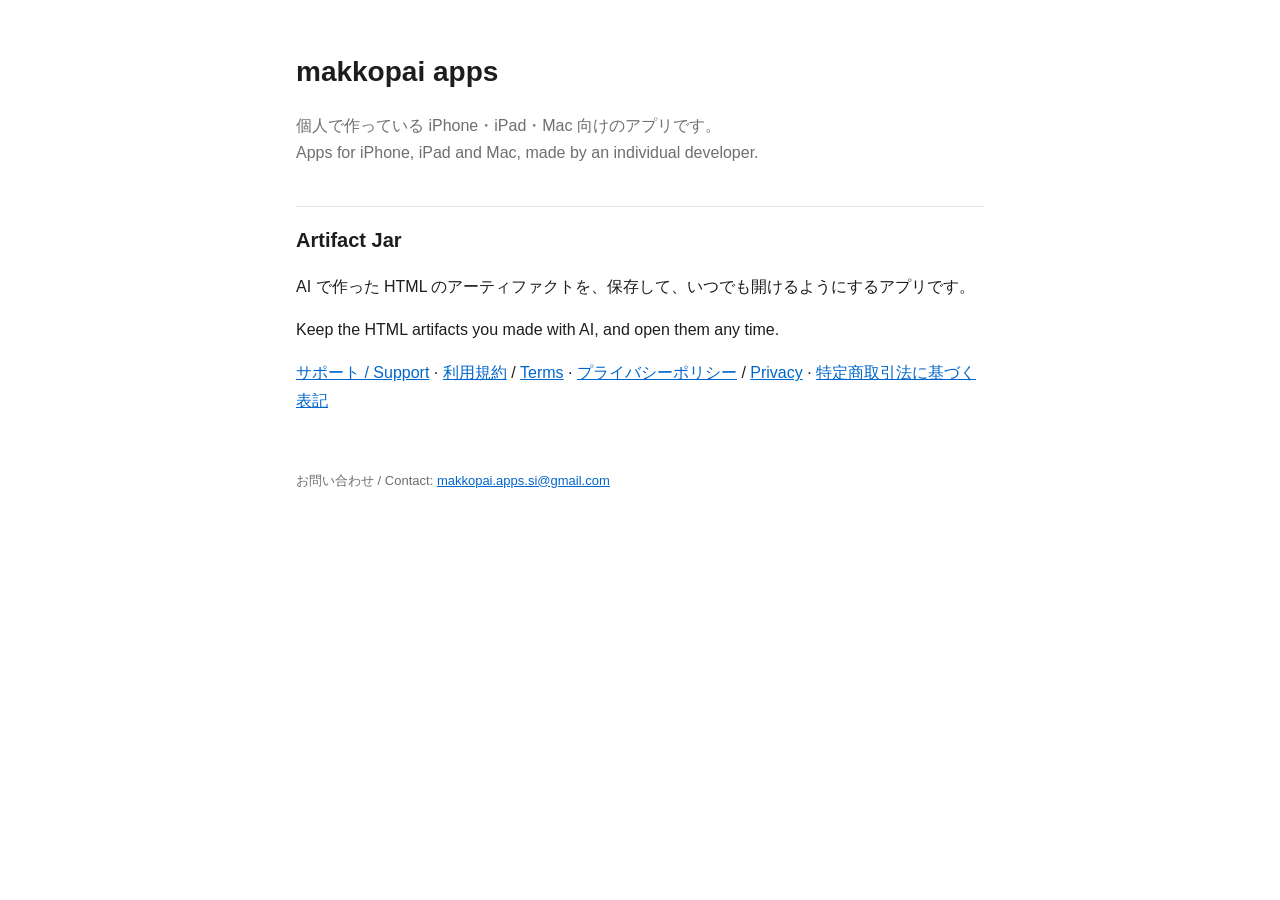
<file: index.html>
<!doctype html>
<html lang="ja">
<head>
<meta charset="utf-8">
<meta name="viewport" content="width=device-width, initial-scale=1">
<title>makkopai apps</title>
<link rel="stylesheet" href="/style.css">
</head>
<body>
<main>
<h1>makkopai apps</h1>
<p class="muted">個人で作っている iPhone・iPad・Mac 向けのアプリです。<br>Apps for iPhone, iPad and Mac, made by an individual developer.</p>

<h2>Artifact Jar</h2>
<p>AI で作った HTML のアーティファクトを、保存して、いつでも開けるようにするアプリです。</p>
<p>Keep the HTML artifacts you made with AI, and open them any time.</p>
<p><a href="/artifact-viewer/support.html">サポート / Support</a> · <a href="/artifact-viewer/terms.html">利用規約</a> / <a href="/artifact-viewer/terms-en.html">Terms</a> · <a href="/artifact-viewer/privacy.html">プライバシーポリシー</a> / <a href="/artifact-viewer/privacy-en.html">Privacy</a> · <a href="/artifact-viewer/tokushoho.html">特定商取引法に基づく表記</a></p>

<footer>お問い合わせ / Contact: <a href="mailto:makkopai.apps.si@gmail.com">makkopai.apps.si@gmail.com</a></footer>
</main>
</body>
</html>
</file>
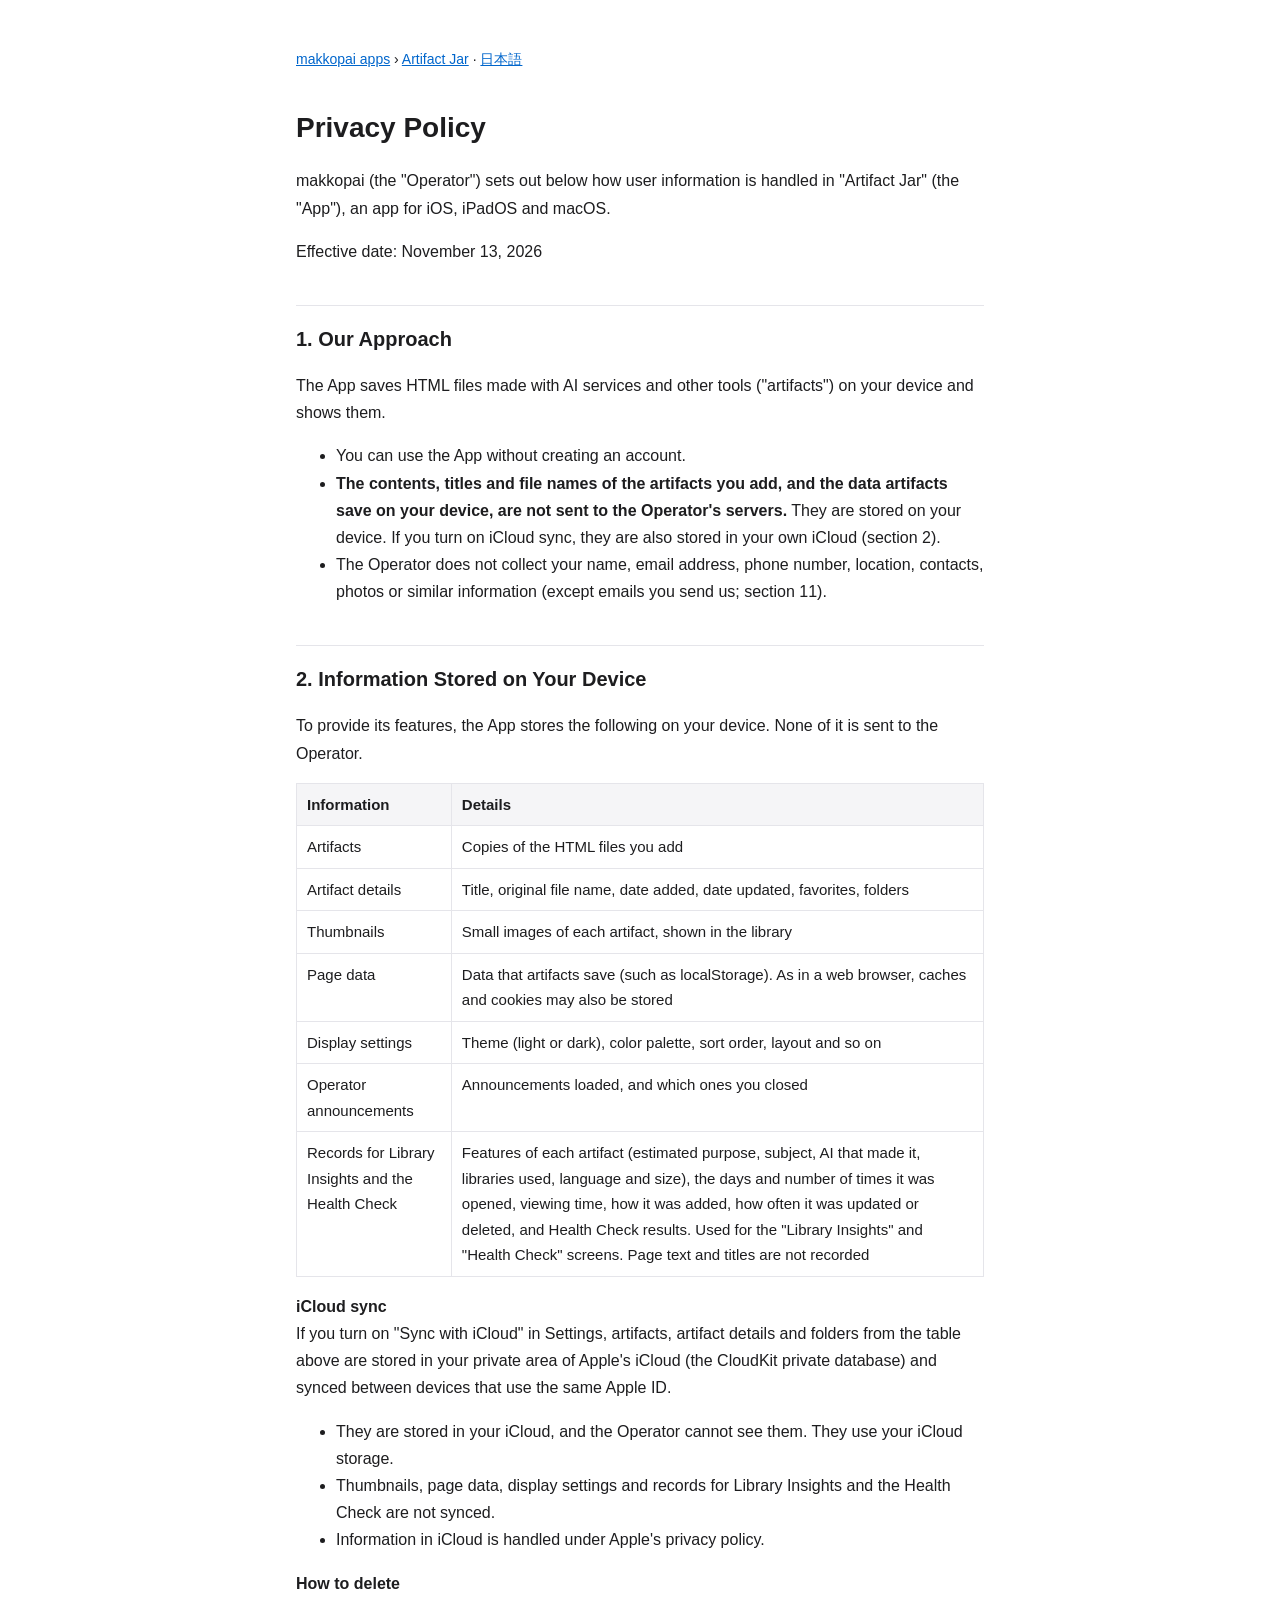
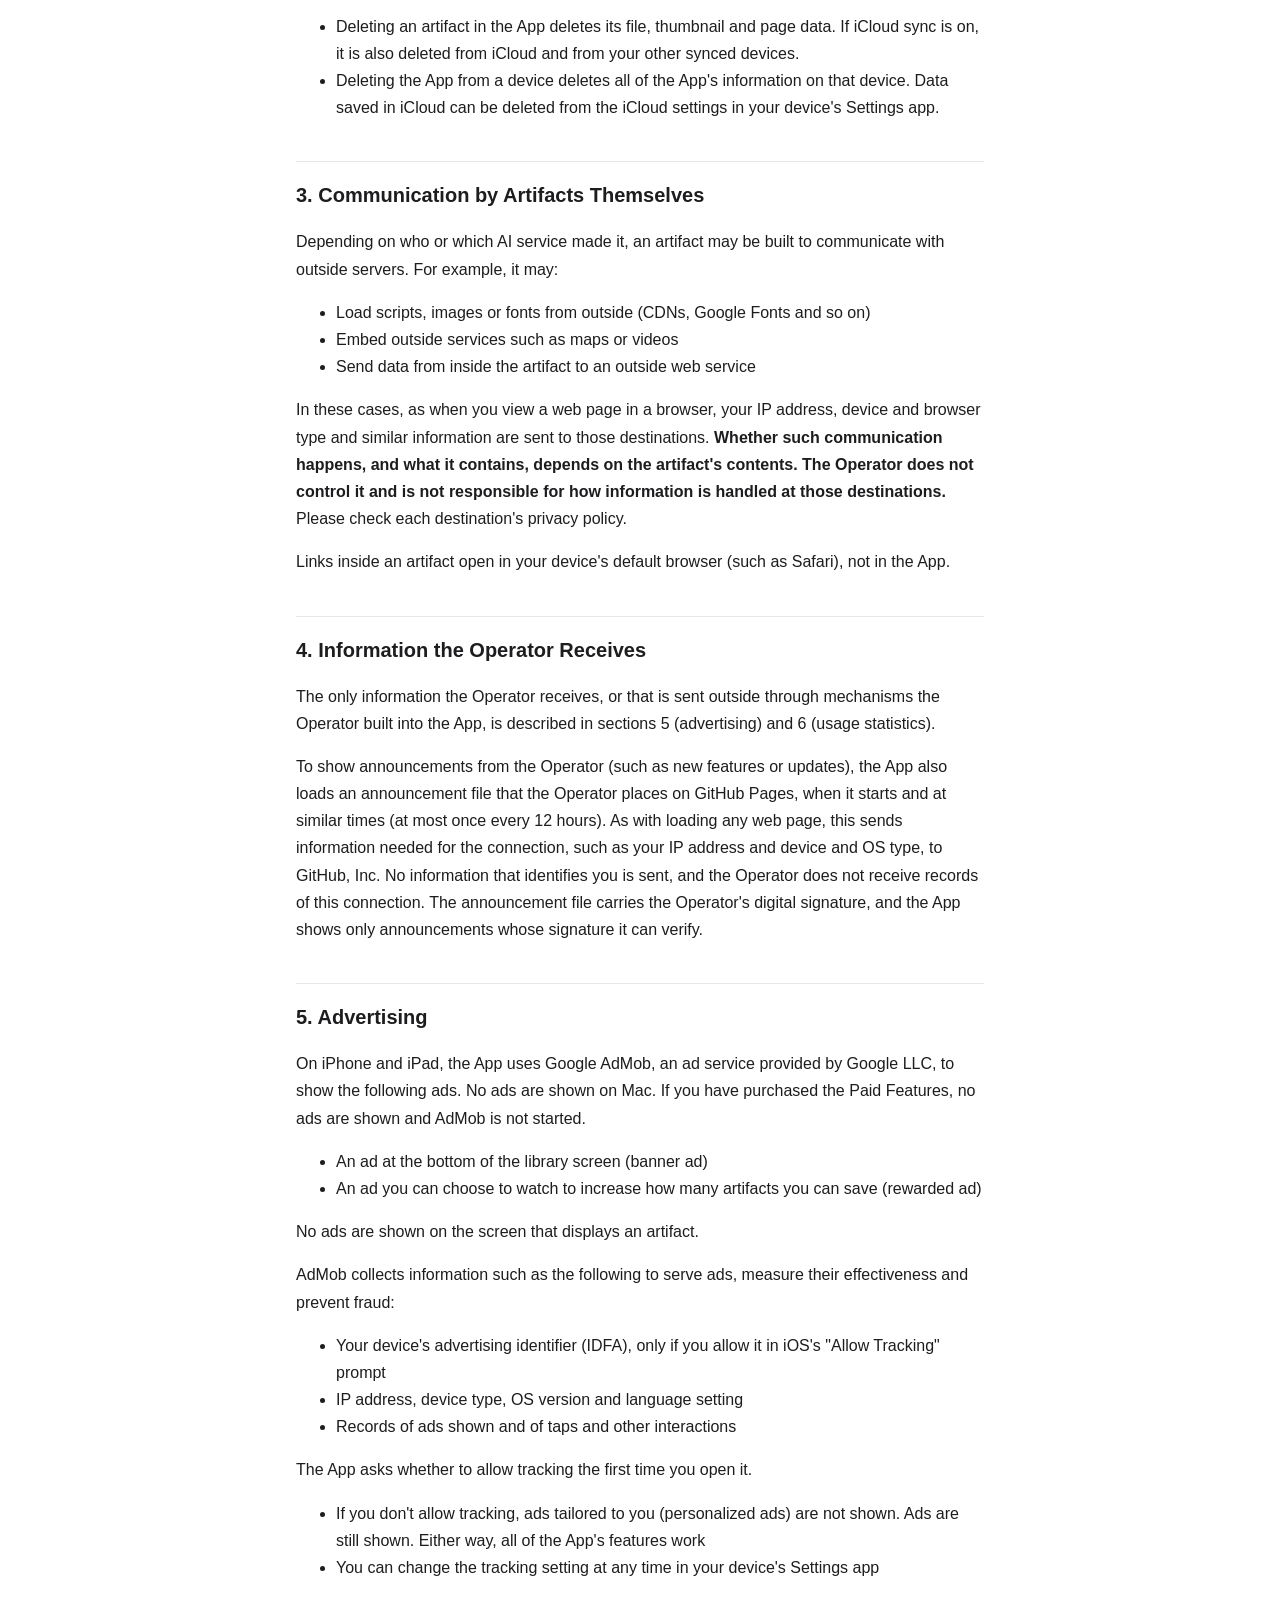
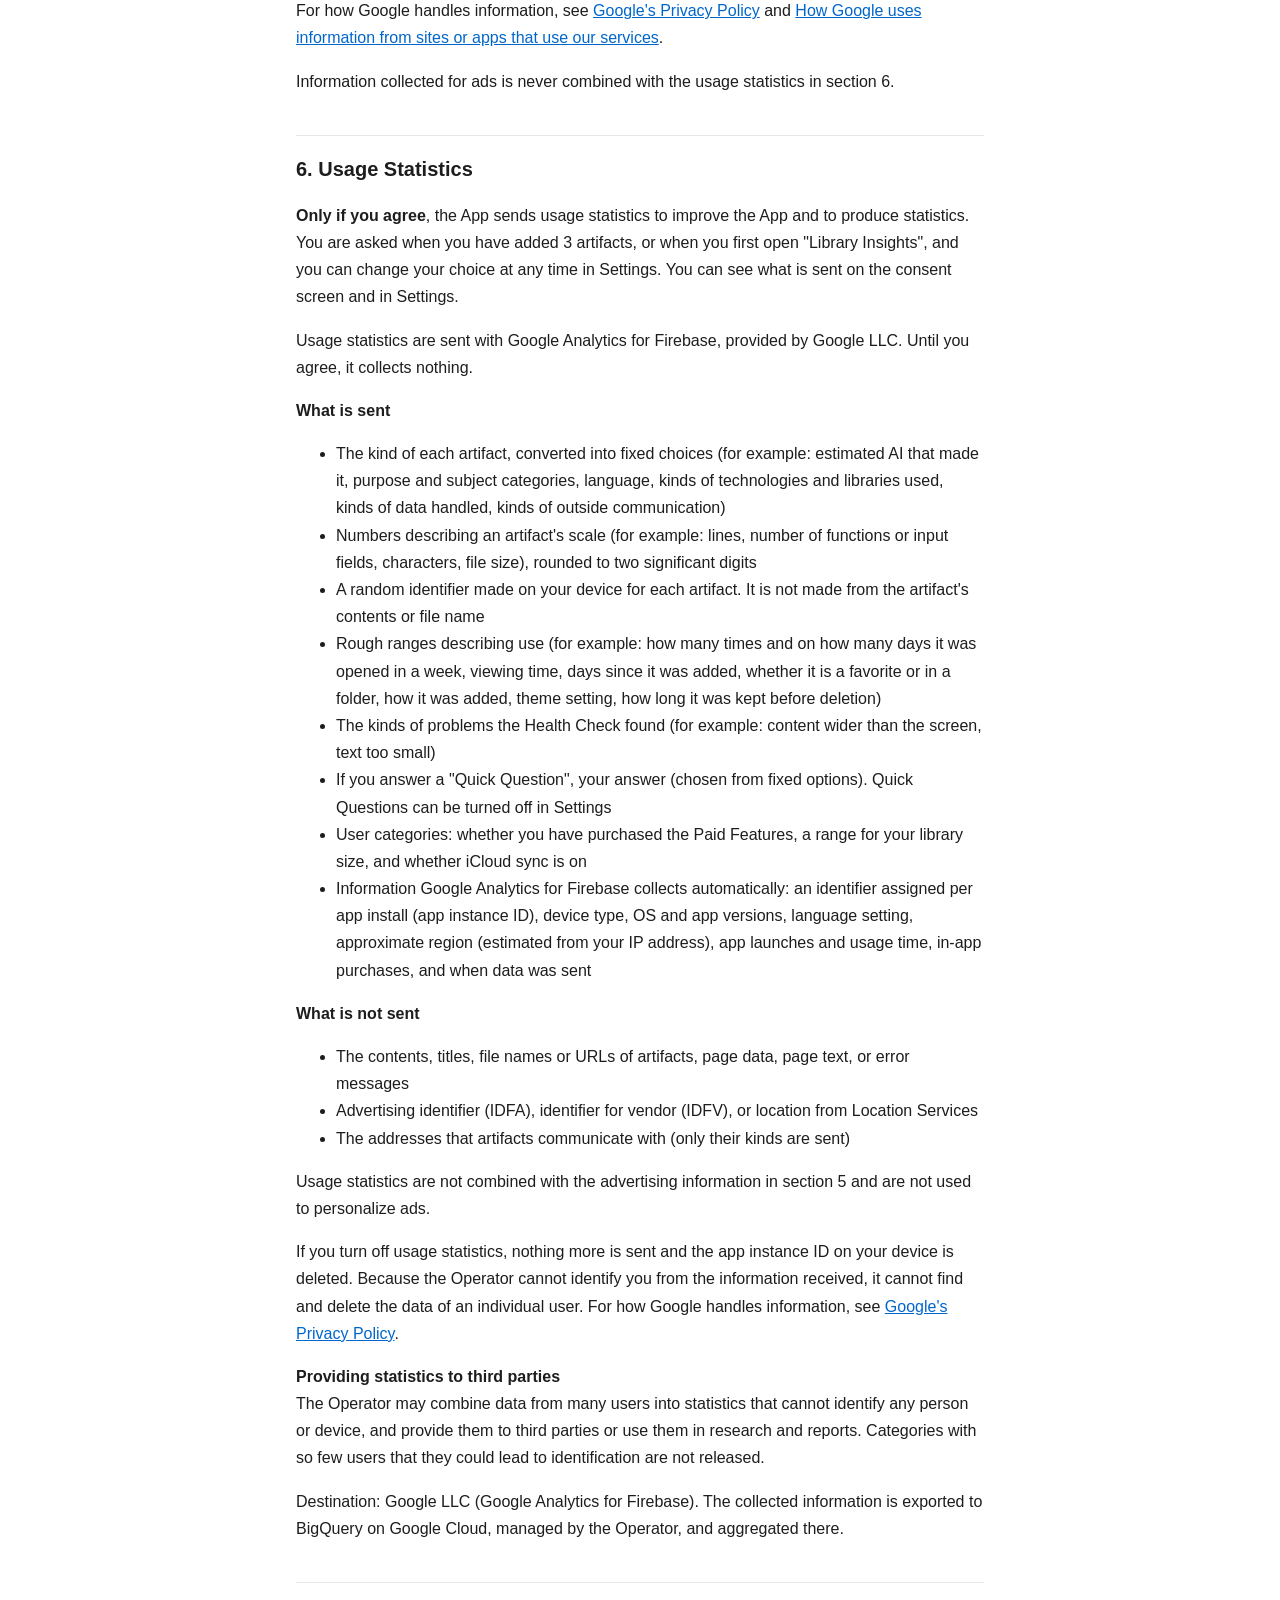
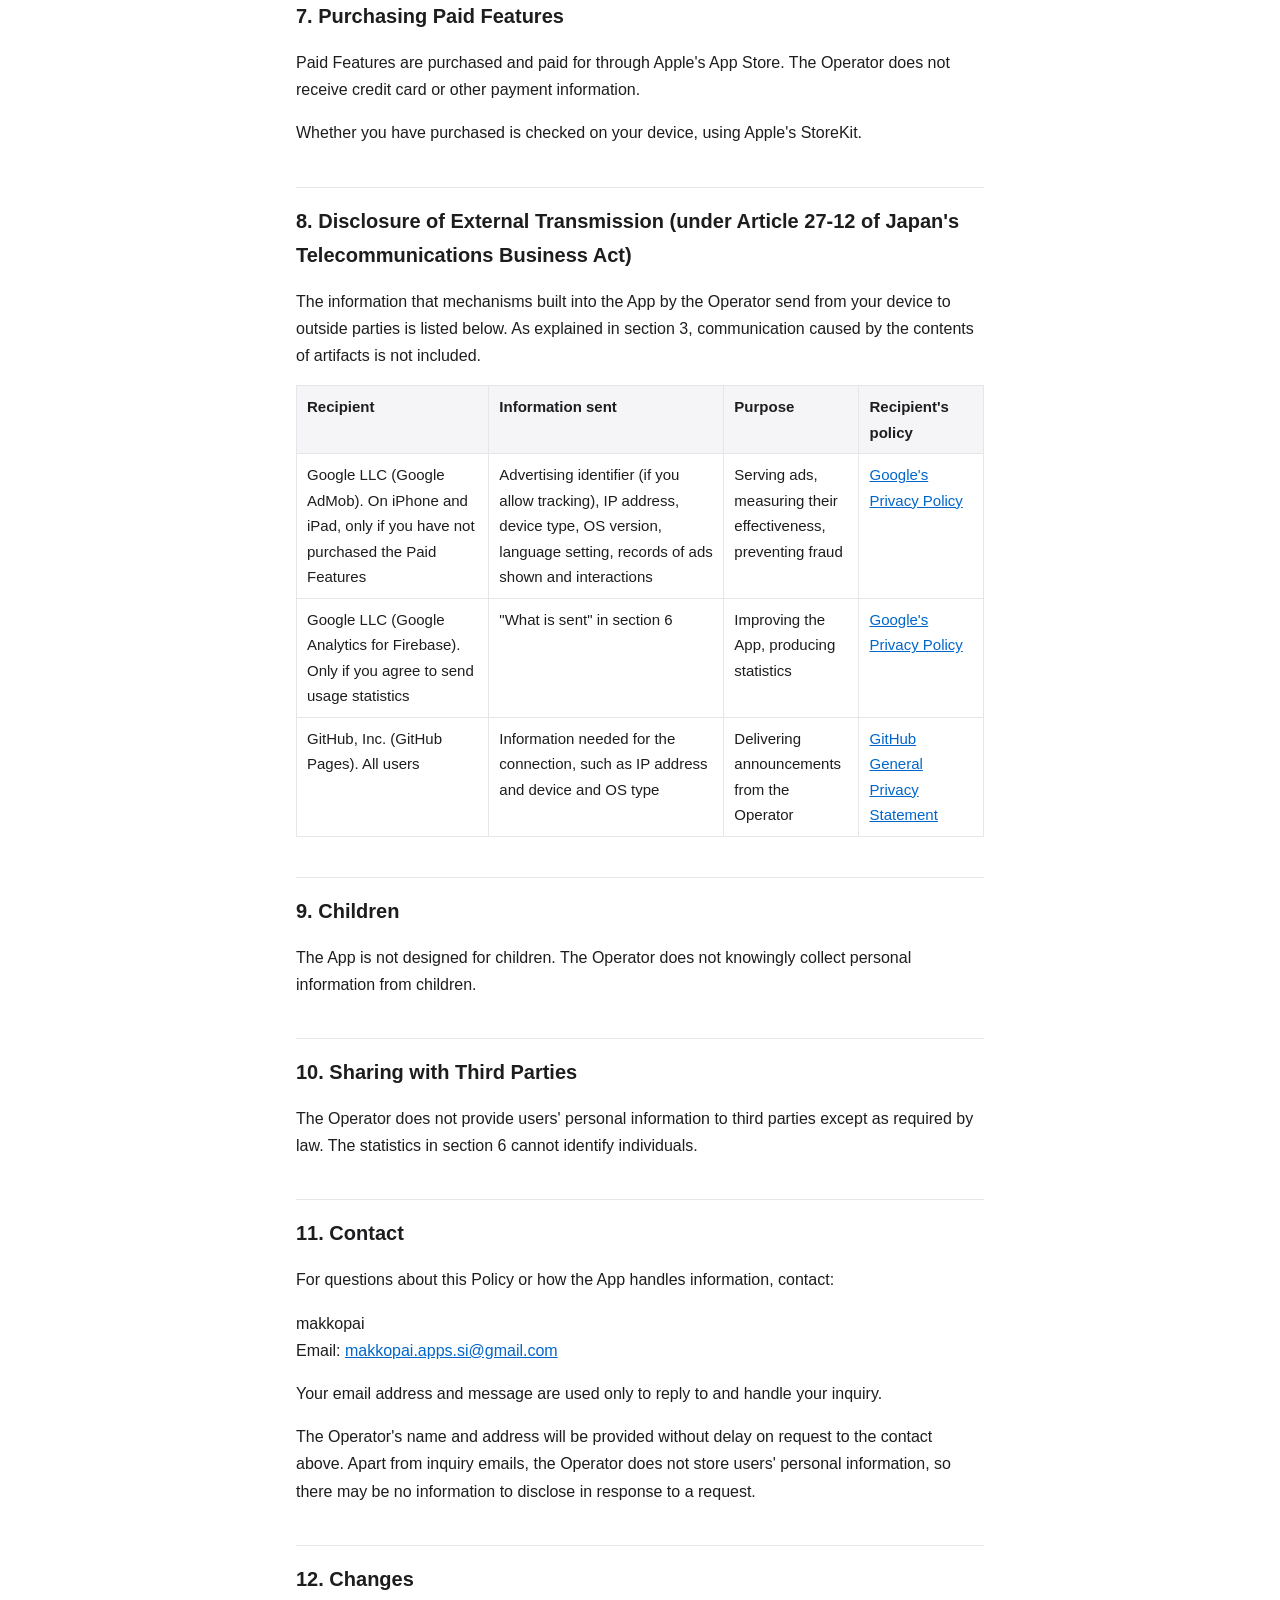
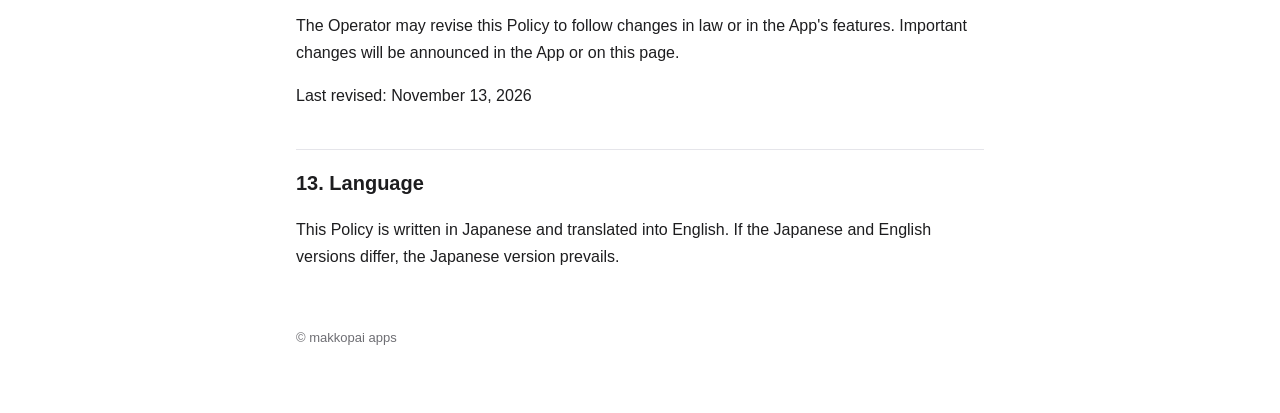
<file: artifact-viewer/privacy-en.html>
<!doctype html>
<html lang="en">
<head>
<meta charset="utf-8">
<meta name="viewport" content="width=device-width, initial-scale=1">
<title>Privacy Policy | Artifact Jar</title>
<link rel="stylesheet" href="/style.css">
</head>
<body>
<main>
<nav><a href="/">makkopai apps</a> › <a href="/artifact-viewer/support.html">Artifact Jar</a> · <a href="privacy.html">日本語</a></nav>
<h1>Privacy Policy</h1>

<p>makkopai (the "Operator") sets out below how user information is handled in "Artifact Jar" (the "App"), an app for iOS, iPadOS and macOS.</p>
<p>Effective date: November 13, 2026</p>
<h2 id="section-1">1. Our Approach</h2>
<p>The App saves HTML files made with AI services and other tools ("artifacts") on your device and shows them.</p>
<ul>
<li>You can use the App without creating an account.</li>
<li><strong>The contents, titles and file names of the artifacts you add, and the data artifacts save on your device, are not sent to the Operator's servers.</strong> They are stored on your device. If you turn on iCloud sync, they are also stored in your own iCloud (section 2).</li>
<li>The Operator does not collect your name, email address, phone number, location, contacts, photos or similar information (except emails you send us; section 11).</li>
</ul>
<h2 id="section-2">2. Information Stored on Your Device</h2>
<p>To provide its features, the App stores the following on your device. None of it is sent to the Operator.</p>
<div class="table"><table>
<thead><tr><th>Information</th><th>Details</th></tr></thead>
<tbody>
<tr><td>Artifacts</td><td>Copies of the HTML files you add</td></tr>
<tr><td>Artifact details</td><td>Title, original file name, date added, date updated, favorites, folders</td></tr>
<tr><td>Thumbnails</td><td>Small images of each artifact, shown in the library</td></tr>
<tr><td>Page data</td><td>Data that artifacts save (such as localStorage). As in a web browser, caches and cookies may also be stored</td></tr>
<tr><td>Display settings</td><td>Theme (light or dark), color palette, sort order, layout and so on</td></tr>
<tr><td>Operator announcements</td><td>Announcements loaded, and which ones you closed</td></tr>
<tr><td>Records for Library Insights and the Health Check</td><td>Features of each artifact (estimated purpose, subject, AI that made it, libraries used, language and size), the days and number of times it was opened, viewing time, how it was added, how often it was updated or deleted, and Health Check results. Used for the "Library Insights" and "Health Check" screens. Page text and titles are not recorded</td></tr>
</tbody></table></div>
<p><strong>iCloud sync</strong><br>
If you turn on "Sync with iCloud" in Settings, artifacts, artifact details and folders from the table above are stored in your private area of Apple's iCloud (the CloudKit private database) and synced between devices that use the same Apple ID.</p>
<ul>
<li>They are stored in your iCloud, and the Operator cannot see them. They use your iCloud storage.</li>
<li>Thumbnails, page data, display settings and records for Library Insights and the Health Check are not synced.</li>
<li>Information in iCloud is handled under Apple's privacy policy.</li>
</ul>
<p><strong>How to delete</strong></p>
<ul>
<li>Deleting an artifact in the App deletes its file, thumbnail and page data. If iCloud sync is on, it is also deleted from iCloud and from your other synced devices.</li>
<li>Deleting the App from a device deletes all of the App's information on that device. Data saved in iCloud can be deleted from the iCloud settings in your device's Settings app.</li>
</ul>
<h2 id="section-3">3. Communication by Artifacts Themselves</h2>
<p>Depending on who or which AI service made it, an artifact may be built to communicate with outside servers. For example, it may:</p>
<ul>
<li>Load scripts, images or fonts from outside (CDNs, Google Fonts and so on)</li>
<li>Embed outside services such as maps or videos</li>
<li>Send data from inside the artifact to an outside web service</li>
</ul>
<p>In these cases, as when you view a web page in a browser, your IP address, device and browser type and similar information are sent to those destinations. <strong>Whether such communication happens, and what it contains, depends on the artifact's contents. The Operator does not control it and is not responsible for how information is handled at those destinations.</strong> Please check each destination's privacy policy.</p>
<p>Links inside an artifact open in your device's default browser (such as Safari), not in the App.</p>
<h2 id="section-4">4. Information the Operator Receives</h2>
<p>The only information the Operator receives, or that is sent outside through mechanisms the Operator built into the App, is described in sections 5 (advertising) and 6 (usage statistics).</p>
<p>To show announcements from the Operator (such as new features or updates), the App also loads an announcement file that the Operator places on GitHub Pages, when it starts and at similar times (at most once every 12 hours). As with loading any web page, this sends information needed for the connection, such as your IP address and device and OS type, to GitHub, Inc. No information that identifies you is sent, and the Operator does not receive records of this connection. The announcement file carries the Operator's digital signature, and the App shows only announcements whose signature it can verify.</p>
<h2 id="section-5">5. Advertising</h2>
<p>On iPhone and iPad, the App uses Google AdMob, an ad service provided by Google LLC, to show the following ads. No ads are shown on Mac. If you have purchased the Paid Features, no ads are shown and AdMob is not started.</p>
<ul>
<li>An ad at the bottom of the library screen (banner ad)</li>
<li>An ad you can choose to watch to increase how many artifacts you can save (rewarded ad)</li>
</ul>
<p>No ads are shown on the screen that displays an artifact.</p>
<p>AdMob collects information such as the following to serve ads, measure their effectiveness and prevent fraud:</p>
<ul>
<li>Your device's advertising identifier (IDFA), only if you allow it in iOS's "Allow Tracking" prompt</li>
<li>IP address, device type, OS version and language setting</li>
<li>Records of ads shown and of taps and other interactions</li>
</ul>
<p>The App asks whether to allow tracking the first time you open it.</p>
<ul>
<li>If you don't allow tracking, ads tailored to you (personalized ads) are not shown. Ads are still shown. Either way, all of the App's features work</li>
<li>You can change the tracking setting at any time in your device's Settings app</li>
</ul>
<p>For how Google handles information, see <a href="https://policies.google.com/privacy">Google's Privacy Policy</a> and <a href="https://policies.google.com/technologies/partner-sites">How Google uses information from sites or apps that use our services</a>.</p>
<p>Information collected for ads is never combined with the usage statistics in section 6.</p>
<h2 id="section-6">6. Usage Statistics</h2>
<p><strong>Only if you agree</strong>, the App sends usage statistics to improve the App and to produce statistics. You are asked when you have added 3 artifacts, or when you first open "Library Insights", and you can change your choice at any time in Settings. You can see what is sent on the consent screen and in Settings.</p>
<p>Usage statistics are sent with Google Analytics for Firebase, provided by Google LLC. Until you agree, it collects nothing.</p>
<p><strong>What is sent</strong></p>
<ul>
<li>The kind of each artifact, converted into fixed choices (for example: estimated AI that made it, purpose and subject categories, language, kinds of technologies and libraries used, kinds of data handled, kinds of outside communication)</li>
<li>Numbers describing an artifact's scale (for example: lines, number of functions or input fields, characters, file size), rounded to two significant digits</li>
<li>A random identifier made on your device for each artifact. It is not made from the artifact's contents or file name</li>
<li>Rough ranges describing use (for example: how many times and on how many days it was opened in a week, viewing time, days since it was added, whether it is a favorite or in a folder, how it was added, theme setting, how long it was kept before deletion)</li>
<li>The kinds of problems the Health Check found (for example: content wider than the screen, text too small)</li>
<li>If you answer a "Quick Question", your answer (chosen from fixed options). Quick Questions can be turned off in Settings</li>
<li>User categories: whether you have purchased the Paid Features, a range for your library size, and whether iCloud sync is on</li>
<li>Information Google Analytics for Firebase collects automatically: an identifier assigned per app install (app instance ID), device type, OS and app versions, language setting, approximate region (estimated from your IP address), app launches and usage time, in-app purchases, and when data was sent</li>
</ul>
<p><strong>What is not sent</strong></p>
<ul>
<li>The contents, titles, file names or URLs of artifacts, page data, page text, or error messages</li>
<li>Advertising identifier (IDFA), identifier for vendor (IDFV), or location from Location Services</li>
<li>The addresses that artifacts communicate with (only their kinds are sent)</li>
</ul>
<p>Usage statistics are not combined with the advertising information in section 5 and are not used to personalize ads.</p>
<p>If you turn off usage statistics, nothing more is sent and the app instance ID on your device is deleted. Because the Operator cannot identify you from the information received, it cannot find and delete the data of an individual user. For how Google handles information, see <a href="https://policies.google.com/privacy">Google's Privacy Policy</a>.</p>
<p><strong>Providing statistics to third parties</strong><br>
The Operator may combine data from many users into statistics that cannot identify any person or device, and provide them to third parties or use them in research and reports. Categories with so few users that they could lead to identification are not released.</p>
<p>Destination: Google LLC (Google Analytics for Firebase). The collected information is exported to BigQuery on Google Cloud, managed by the Operator, and aggregated there.</p>
<h2 id="section-7">7. Purchasing Paid Features</h2>
<p>Paid Features are purchased and paid for through Apple's App Store. The Operator does not receive credit card or other payment information.</p>
<p>Whether you have purchased is checked on your device, using Apple's StoreKit.</p>
<h2 id="section-8">8. Disclosure of External Transmission (under Article 27-12 of Japan's Telecommunications Business Act)</h2>
<p>The information that mechanisms built into the App by the Operator send from your device to outside parties is listed below. As explained in section 3, communication caused by the contents of artifacts is not included.</p>
<div class="table"><table>
<thead><tr><th>Recipient</th><th>Information sent</th><th>Purpose</th><th>Recipient's policy</th></tr></thead>
<tbody>
<tr><td>Google LLC (Google AdMob). On iPhone and iPad, only if you have not purchased the Paid Features</td><td>Advertising identifier (if you allow tracking), IP address, device type, OS version, language setting, records of ads shown and interactions</td><td>Serving ads, measuring their effectiveness, preventing fraud</td><td><a href="https://policies.google.com/privacy">Google's Privacy Policy</a></td></tr>
<tr><td>Google LLC (Google Analytics for Firebase). Only if you agree to send usage statistics</td><td>"What is sent" in section 6</td><td>Improving the App, producing statistics</td><td><a href="https://policies.google.com/privacy">Google's Privacy Policy</a></td></tr>
<tr><td>GitHub, Inc. (GitHub Pages). All users</td><td>Information needed for the connection, such as IP address and device and OS type</td><td>Delivering announcements from the Operator</td><td><a href="https://docs.github.com/en/site-policy/privacy-policies/github-general-privacy-statement">GitHub General Privacy Statement</a></td></tr>
</tbody></table></div>
<h2 id="section-9">9. Children</h2>
<p>The App is not designed for children. The Operator does not knowingly collect personal information from children.</p>
<h2 id="section-10">10. Sharing with Third Parties</h2>
<p>The Operator does not provide users' personal information to third parties except as required by law. The statistics in section 6 cannot identify individuals.</p>
<h2 id="section-11">11. Contact</h2>
<p>For questions about this Policy or how the App handles information, contact:</p>
<p>makkopai<br>
Email: <a href="mailto:makkopai.apps.si@gmail.com">makkopai.apps.si@gmail.com</a></p>
<p>Your email address and message are used only to reply to and handle your inquiry.</p>
<p>The Operator's name and address will be provided without delay on request to the contact above. Apart from inquiry emails, the Operator does not store users' personal information, so there may be no information to disclose in response to a request.</p>
<h2 id="section-12">12. Changes</h2>
<p>The Operator may revise this Policy to follow changes in law or in the App's features. Important changes will be announced in the App or on this page.</p>
<p>Last revised: November 13, 2026</p>
<h2 id="section-13">13. Language</h2>
<p>This Policy is written in Japanese and translated into English. If the Japanese and English versions differ, the Japanese version prevails.</p>

<footer>© makkopai apps</footer>
</main>
</body>
</html>
</file>
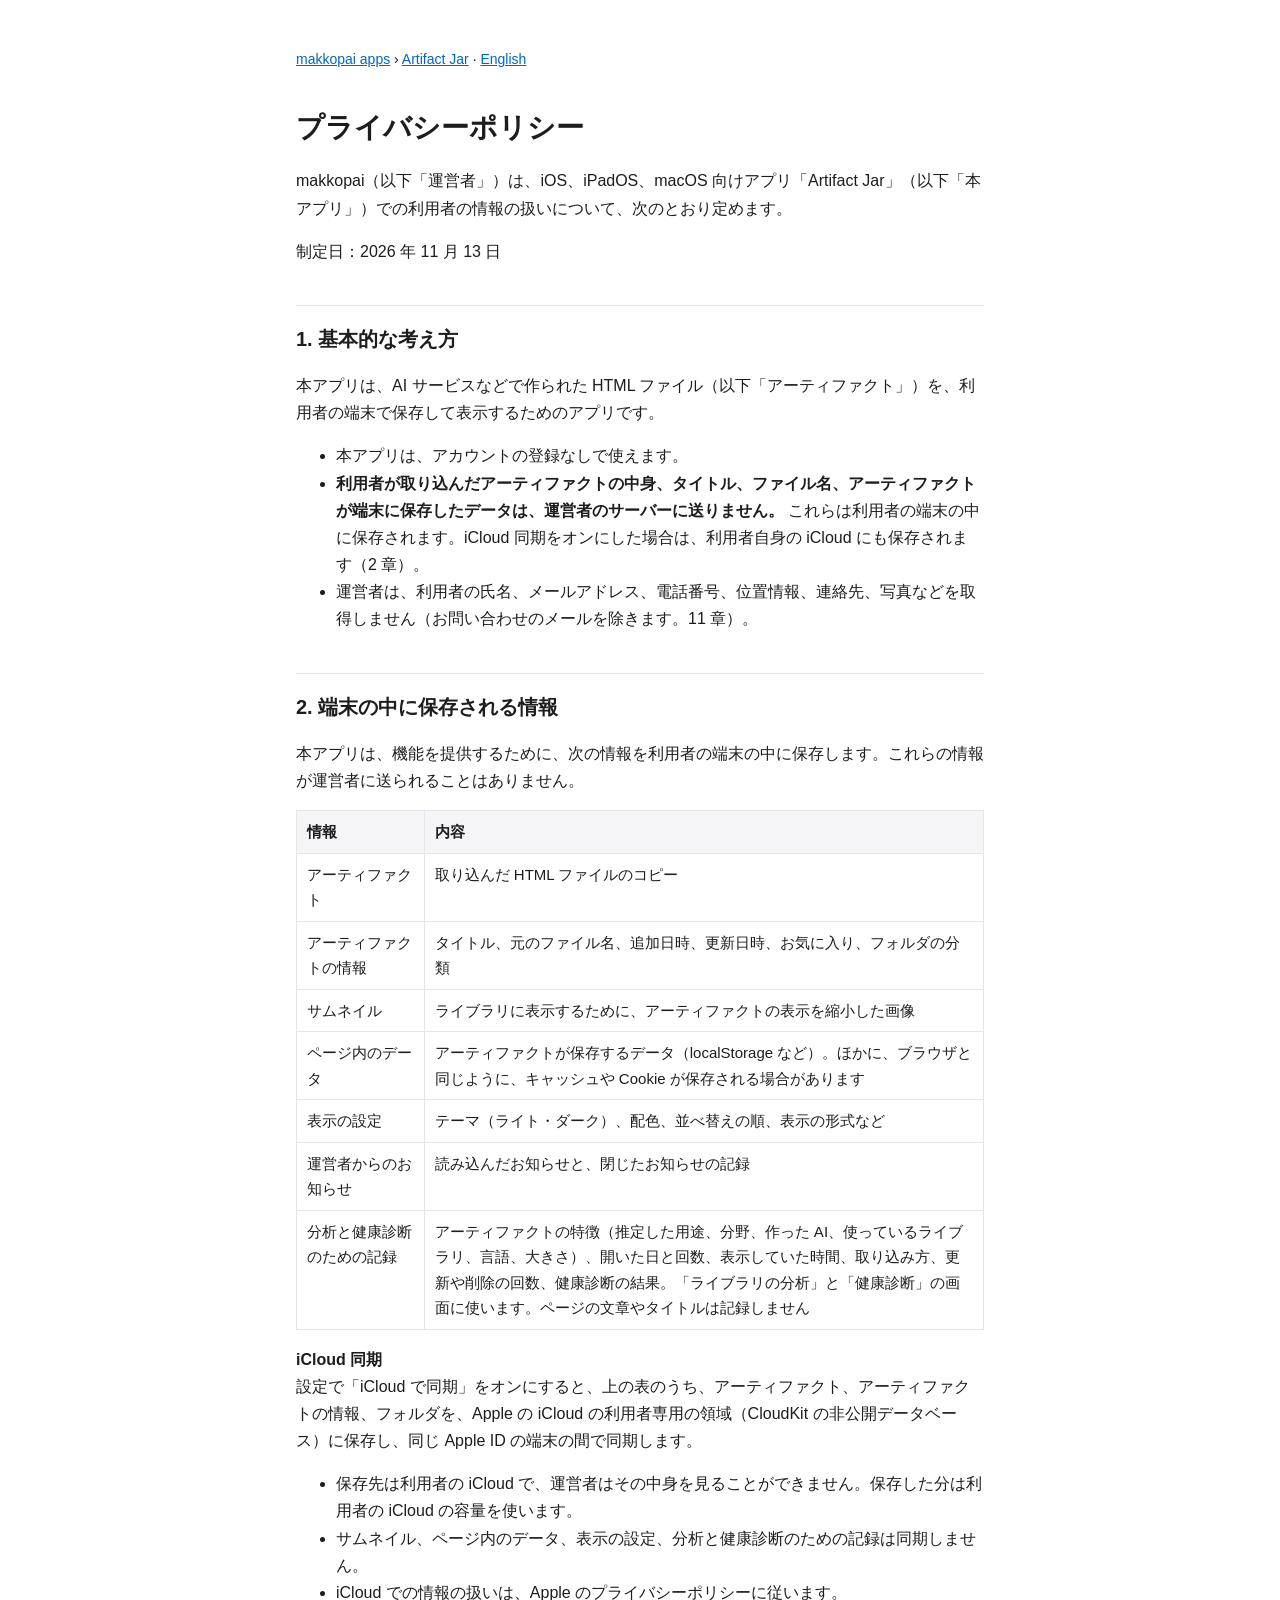
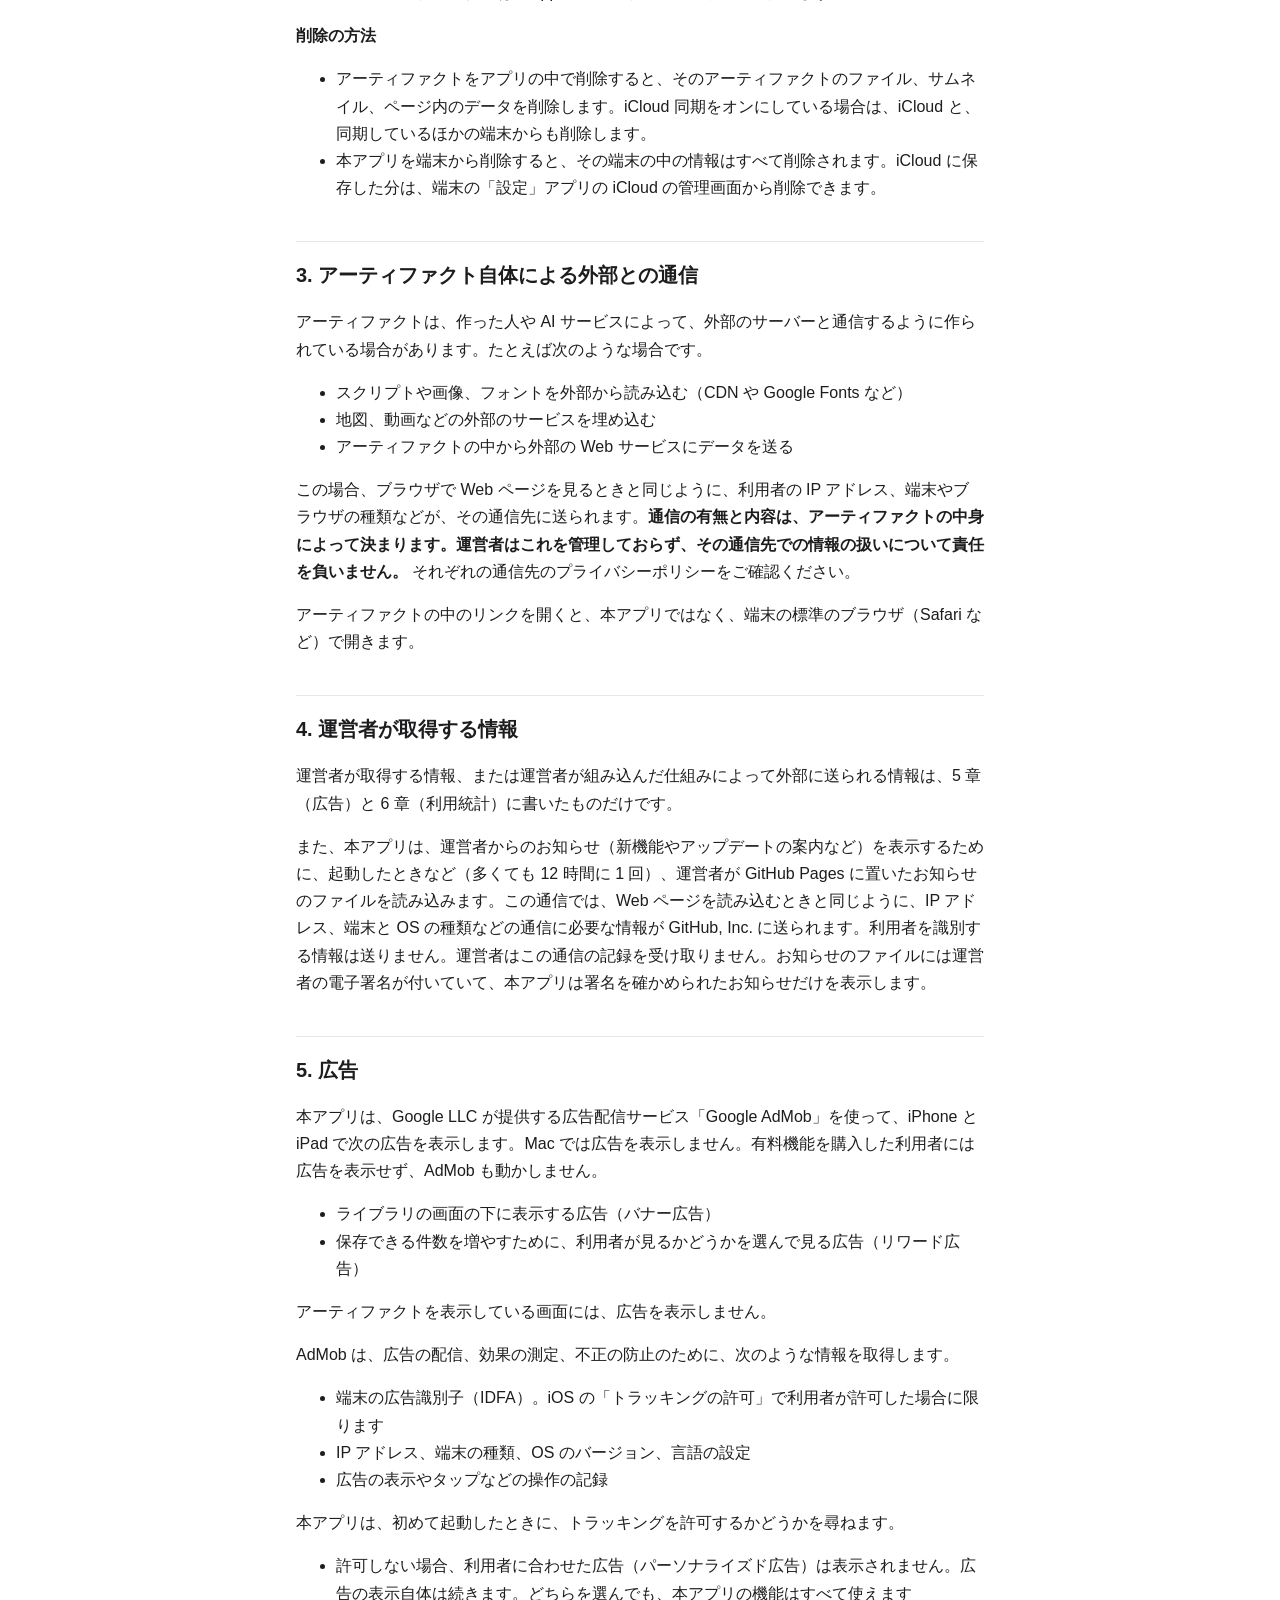
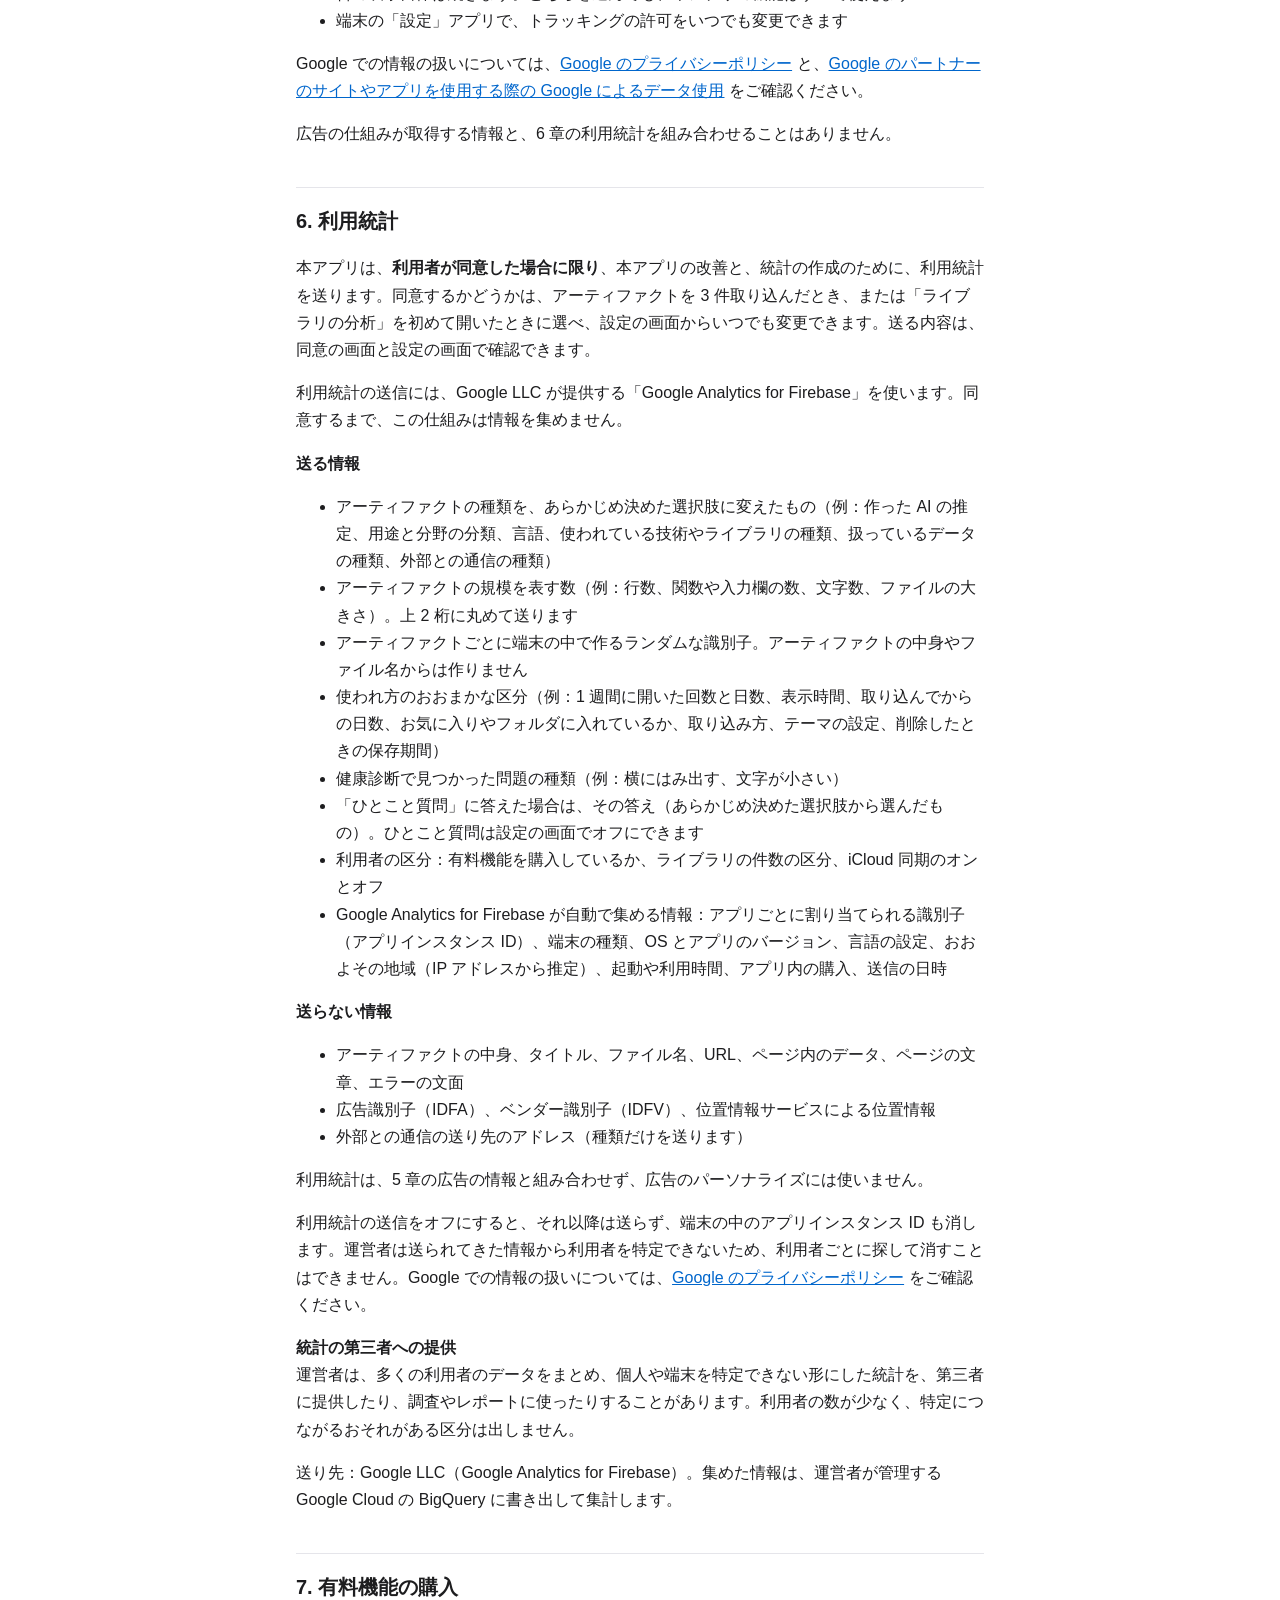
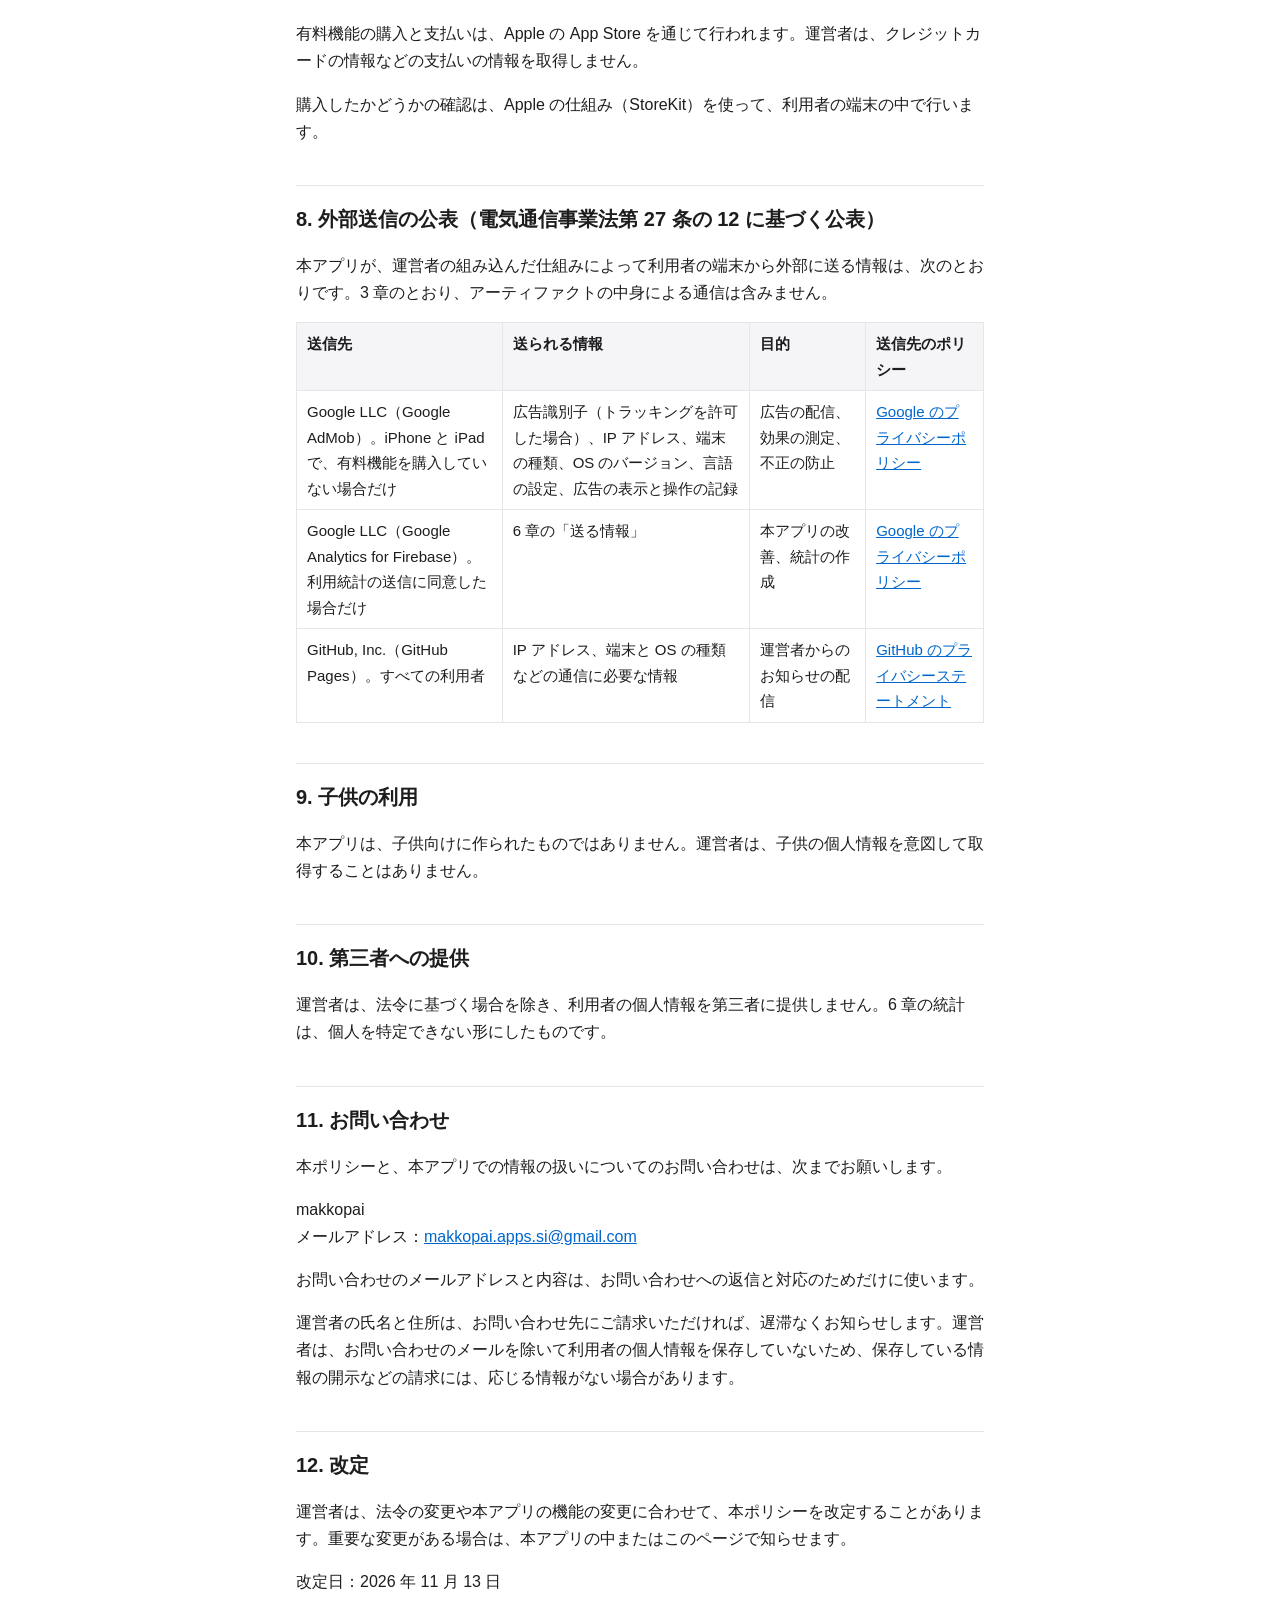
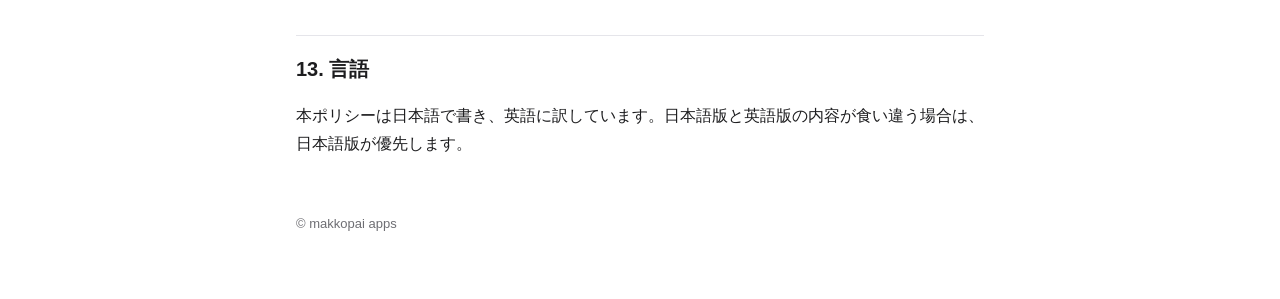
<file: artifact-viewer/privacy.html>
<!doctype html>
<html lang="ja">
<head>
<meta charset="utf-8">
<meta name="viewport" content="width=device-width, initial-scale=1">
<title>プライバシーポリシー | Artifact Jar</title>
<link rel="stylesheet" href="/style.css">
</head>
<body>
<main>
<nav><a href="/">makkopai apps</a> › <a href="/artifact-viewer/support.html">Artifact Jar</a> · <a href="privacy-en.html">English</a></nav>
<h1>プライバシーポリシー</h1>

<p>makkopai（以下「運営者」）は、iOS、iPadOS、macOS 向けアプリ「Artifact Jar」（以下「本アプリ」）での利用者の情報の扱いについて、次のとおり定めます。</p>
<p>制定日：2026 年 11 月 13 日</p>
<h2 id="section-1">1. 基本的な考え方</h2>
<p>本アプリは、AI サービスなどで作られた HTML ファイル（以下「アーティファクト」）を、利用者の端末で保存して表示するためのアプリです。</p>
<ul>
<li>本アプリは、アカウントの登録なしで使えます。</li>
<li><strong>利用者が取り込んだアーティファクトの中身、タイトル、ファイル名、アーティファクトが端末に保存したデータは、運営者のサーバーに送りません。</strong> これらは利用者の端末の中に保存されます。iCloud 同期をオンにした場合は、利用者自身の iCloud にも保存されます（2 章）。</li>
<li>運営者は、利用者の氏名、メールアドレス、電話番号、位置情報、連絡先、写真などを取得しません（お問い合わせのメールを除きます。11 章）。</li>
</ul>
<h2 id="section-2">2. 端末の中に保存される情報</h2>
<p>本アプリは、機能を提供するために、次の情報を利用者の端末の中に保存します。これらの情報が運営者に送られることはありません。</p>
<div class="table"><table>
<thead><tr><th>情報</th><th>内容</th></tr></thead>
<tbody>
<tr><td>アーティファクト</td><td>取り込んだ HTML ファイルのコピー</td></tr>
<tr><td>アーティファクトの情報</td><td>タイトル、元のファイル名、追加日時、更新日時、お気に入り、フォルダの分類</td></tr>
<tr><td>サムネイル</td><td>ライブラリに表示するために、アーティファクトの表示を縮小した画像</td></tr>
<tr><td>ページ内のデータ</td><td>アーティファクトが保存するデータ（localStorage など）。ほかに、ブラウザと同じように、キャッシュや Cookie が保存される場合があります</td></tr>
<tr><td>表示の設定</td><td>テーマ（ライト・ダーク）、配色、並べ替えの順、表示の形式など</td></tr>
<tr><td>運営者からのお知らせ</td><td>読み込んだお知らせと、閉じたお知らせの記録</td></tr>
<tr><td>分析と健康診断のための記録</td><td>アーティファクトの特徴（推定した用途、分野、作った AI、使っているライブラリ、言語、大きさ）、開いた日と回数、表示していた時間、取り込み方、更新や削除の回数、健康診断の結果。「ライブラリの分析」と「健康診断」の画面に使います。ページの文章やタイトルは記録しません</td></tr>
</tbody></table></div>
<p><strong>iCloud 同期</strong><br>
設定で「iCloud で同期」をオンにすると、上の表のうち、アーティファクト、アーティファクトの情報、フォルダを、Apple の iCloud の利用者専用の領域（CloudKit の非公開データベース）に保存し、同じ Apple ID の端末の間で同期します。</p>
<ul>
<li>保存先は利用者の iCloud で、運営者はその中身を見ることができません。保存した分は利用者の iCloud の容量を使います。</li>
<li>サムネイル、ページ内のデータ、表示の設定、分析と健康診断のための記録は同期しません。</li>
<li>iCloud での情報の扱いは、Apple のプライバシーポリシーに従います。</li>
</ul>
<p><strong>削除の方法</strong></p>
<ul>
<li>アーティファクトをアプリの中で削除すると、そのアーティファクトのファイル、サムネイル、ページ内のデータを削除します。iCloud 同期をオンにしている場合は、iCloud と、同期しているほかの端末からも削除します。</li>
<li>本アプリを端末から削除すると、その端末の中の情報はすべて削除されます。iCloud に保存した分は、端末の「設定」アプリの iCloud の管理画面から削除できます。</li>
</ul>
<h2 id="section-3">3. アーティファクト自体による外部との通信</h2>
<p>アーティファクトは、作った人や AI サービスによって、外部のサーバーと通信するように作られている場合があります。たとえば次のような場合です。</p>
<ul>
<li>スクリプトや画像、フォントを外部から読み込む（CDN や Google Fonts など）</li>
<li>地図、動画などの外部のサービスを埋め込む</li>
<li>アーティファクトの中から外部の Web サービスにデータを送る</li>
</ul>
<p>この場合、ブラウザで Web ページを見るときと同じように、利用者の IP アドレス、端末やブラウザの種類などが、その通信先に送られます。<strong>通信の有無と内容は、アーティファクトの中身によって決まります。運営者はこれを管理しておらず、その通信先での情報の扱いについて責任を負いません。</strong> それぞれの通信先のプライバシーポリシーをご確認ください。</p>
<p>アーティファクトの中のリンクを開くと、本アプリではなく、端末の標準のブラウザ（Safari など）で開きます。</p>
<h2 id="section-4">4. 運営者が取得する情報</h2>
<p>運営者が取得する情報、または運営者が組み込んだ仕組みによって外部に送られる情報は、5 章（広告）と 6 章（利用統計）に書いたものだけです。</p>
<p>また、本アプリは、運営者からのお知らせ（新機能やアップデートの案内など）を表示するために、起動したときなど（多くても 12 時間に 1 回）、運営者が GitHub Pages に置いたお知らせのファイルを読み込みます。この通信では、Web ページを読み込むときと同じように、IP アドレス、端末と OS の種類などの通信に必要な情報が GitHub, Inc. に送られます。利用者を識別する情報は送りません。運営者はこの通信の記録を受け取りません。お知らせのファイルには運営者の電子署名が付いていて、本アプリは署名を確かめられたお知らせだけを表示します。</p>
<h2 id="section-5">5. 広告</h2>
<p>本アプリは、Google LLC が提供する広告配信サービス「Google AdMob」を使って、iPhone と iPad で次の広告を表示します。Mac では広告を表示しません。有料機能を購入した利用者には広告を表示せず、AdMob も動かしません。</p>
<ul>
<li>ライブラリの画面の下に表示する広告（バナー広告）</li>
<li>保存できる件数を増やすために、利用者が見るかどうかを選んで見る広告（リワード広告）</li>
</ul>
<p>アーティファクトを表示している画面には、広告を表示しません。</p>
<p>AdMob は、広告の配信、効果の測定、不正の防止のために、次のような情報を取得します。</p>
<ul>
<li>端末の広告識別子（IDFA）。iOS の「トラッキングの許可」で利用者が許可した場合に限ります</li>
<li>IP アドレス、端末の種類、OS のバージョン、言語の設定</li>
<li>広告の表示やタップなどの操作の記録</li>
</ul>
<p>本アプリは、初めて起動したときに、トラッキングを許可するかどうかを尋ねます。</p>
<ul>
<li>許可しない場合、利用者に合わせた広告（パーソナライズド広告）は表示されません。広告の表示自体は続きます。どちらを選んでも、本アプリの機能はすべて使えます</li>
<li>端末の「設定」アプリで、トラッキングの許可をいつでも変更できます</li>
</ul>
<p>Google での情報の扱いについては、<a href="https://policies.google.com/privacy">Google のプライバシーポリシー</a> と、<a href="https://policies.google.com/technologies/partner-sites">Google のパートナーのサイトやアプリを使用する際の Google によるデータ使用</a> をご確認ください。</p>
<p>広告の仕組みが取得する情報と、6 章の利用統計を組み合わせることはありません。</p>
<h2 id="section-6">6. 利用統計</h2>
<p>本アプリは、<strong>利用者が同意した場合に限り</strong>、本アプリの改善と、統計の作成のために、利用統計を送ります。同意するかどうかは、アーティファクトを 3 件取り込んだとき、または「ライブラリの分析」を初めて開いたときに選べ、設定の画面からいつでも変更できます。送る内容は、同意の画面と設定の画面で確認できます。</p>
<p>利用統計の送信には、Google LLC が提供する「Google Analytics for Firebase」を使います。同意するまで、この仕組みは情報を集めません。</p>
<p><strong>送る情報</strong></p>
<ul>
<li>アーティファクトの種類を、あらかじめ決めた選択肢に変えたもの（例：作った AI の推定、用途と分野の分類、言語、使われている技術やライブラリの種類、扱っているデータの種類、外部との通信の種類）</li>
<li>アーティファクトの規模を表す数（例：行数、関数や入力欄の数、文字数、ファイルの大きさ）。上 2 桁に丸めて送ります</li>
<li>アーティファクトごとに端末の中で作るランダムな識別子。アーティファクトの中身やファイル名からは作りません</li>
<li>使われ方のおおまかな区分（例：1 週間に開いた回数と日数、表示時間、取り込んでからの日数、お気に入りやフォルダに入れているか、取り込み方、テーマの設定、削除したときの保存期間）</li>
<li>健康診断で見つかった問題の種類（例：横にはみ出す、文字が小さい）</li>
<li>「ひとこと質問」に答えた場合は、その答え（あらかじめ決めた選択肢から選んだもの）。ひとこと質問は設定の画面でオフにできます</li>
<li>利用者の区分：有料機能を購入しているか、ライブラリの件数の区分、iCloud 同期のオンとオフ</li>
<li>Google Analytics for Firebase が自動で集める情報：アプリごとに割り当てられる識別子（アプリインスタンス ID）、端末の種類、OS とアプリのバージョン、言語の設定、おおよその地域（IP アドレスから推定）、起動や利用時間、アプリ内の購入、送信の日時</li>
</ul>
<p><strong>送らない情報</strong></p>
<ul>
<li>アーティファクトの中身、タイトル、ファイル名、URL、ページ内のデータ、ページの文章、エラーの文面</li>
<li>広告識別子（IDFA）、ベンダー識別子（IDFV）、位置情報サービスによる位置情報</li>
<li>外部との通信の送り先のアドレス（種類だけを送ります）</li>
</ul>
<p>利用統計は、5 章の広告の情報と組み合わせず、広告のパーソナライズには使いません。</p>
<p>利用統計の送信をオフにすると、それ以降は送らず、端末の中のアプリインスタンス ID も消します。運営者は送られてきた情報から利用者を特定できないため、利用者ごとに探して消すことはできません。Google での情報の扱いについては、<a href="https://policies.google.com/privacy">Google のプライバシーポリシー</a> をご確認ください。</p>
<p><strong>統計の第三者への提供</strong><br>
運営者は、多くの利用者のデータをまとめ、個人や端末を特定できない形にした統計を、第三者に提供したり、調査やレポートに使ったりすることがあります。利用者の数が少なく、特定につながるおそれがある区分は出しません。</p>
<p>送り先：Google LLC（Google Analytics for Firebase）。集めた情報は、運営者が管理する Google Cloud の BigQuery に書き出して集計します。</p>
<h2 id="section-7">7. 有料機能の購入</h2>
<p>有料機能の購入と支払いは、Apple の App Store を通じて行われます。運営者は、クレジットカードの情報などの支払いの情報を取得しません。</p>
<p>購入したかどうかの確認は、Apple の仕組み（StoreKit）を使って、利用者の端末の中で行います。</p>
<h2 id="section-8">8. 外部送信の公表（電気通信事業法第 27 条の 12 に基づく公表）</h2>
<p>本アプリが、運営者の組み込んだ仕組みによって利用者の端末から外部に送る情報は、次のとおりです。3 章のとおり、アーティファクトの中身による通信は含みません。</p>
<div class="table"><table>
<thead><tr><th>送信先</th><th>送られる情報</th><th>目的</th><th>送信先のポリシー</th></tr></thead>
<tbody>
<tr><td>Google LLC（Google AdMob）。iPhone と iPad で、有料機能を購入していない場合だけ</td><td>広告識別子（トラッキングを許可した場合）、IP アドレス、端末の種類、OS のバージョン、言語の設定、広告の表示と操作の記録</td><td>広告の配信、効果の測定、不正の防止</td><td><a href="https://policies.google.com/privacy">Google のプライバシーポリシー</a></td></tr>
<tr><td>Google LLC（Google Analytics for Firebase）。利用統計の送信に同意した場合だけ</td><td>6 章の「送る情報」</td><td>本アプリの改善、統計の作成</td><td><a href="https://policies.google.com/privacy">Google のプライバシーポリシー</a></td></tr>
<tr><td>GitHub, Inc.（GitHub Pages）。すべての利用者</td><td>IP アドレス、端末と OS の種類などの通信に必要な情報</td><td>運営者からのお知らせの配信</td><td><a href="https://docs.github.com/ja/site-policy/privacy-policies/github-general-privacy-statement">GitHub のプライバシーステートメント</a></td></tr>
</tbody></table></div>
<h2 id="section-9">9. 子供の利用</h2>
<p>本アプリは、子供向けに作られたものではありません。運営者は、子供の個人情報を意図して取得することはありません。</p>
<h2 id="section-10">10. 第三者への提供</h2>
<p>運営者は、法令に基づく場合を除き、利用者の個人情報を第三者に提供しません。6 章の統計は、個人を特定できない形にしたものです。</p>
<h2 id="section-11">11. お問い合わせ</h2>
<p>本ポリシーと、本アプリでの情報の扱いについてのお問い合わせは、次までお願いします。</p>
<p>makkopai<br>
メールアドレス：<a href="mailto:makkopai.apps.si@gmail.com">makkopai.apps.si@gmail.com</a></p>
<p>お問い合わせのメールアドレスと内容は、お問い合わせへの返信と対応のためだけに使います。</p>
<p>運営者の氏名と住所は、お問い合わせ先にご請求いただければ、遅滞なくお知らせします。運営者は、お問い合わせのメールを除いて利用者の個人情報を保存していないため、保存している情報の開示などの請求には、応じる情報がない場合があります。</p>
<h2 id="section-12">12. 改定</h2>
<p>運営者は、法令の変更や本アプリの機能の変更に合わせて、本ポリシーを改定することがあります。重要な変更がある場合は、本アプリの中またはこのページで知らせます。</p>
<p>改定日：2026 年 11 月 13 日</p>
<h2 id="section-13">13. 言語</h2>
<p>本ポリシーは日本語で書き、英語に訳しています。日本語版と英語版の内容が食い違う場合は、日本語版が優先します。</p>

<footer>© makkopai apps</footer>
</main>
</body>
</html>
</file>
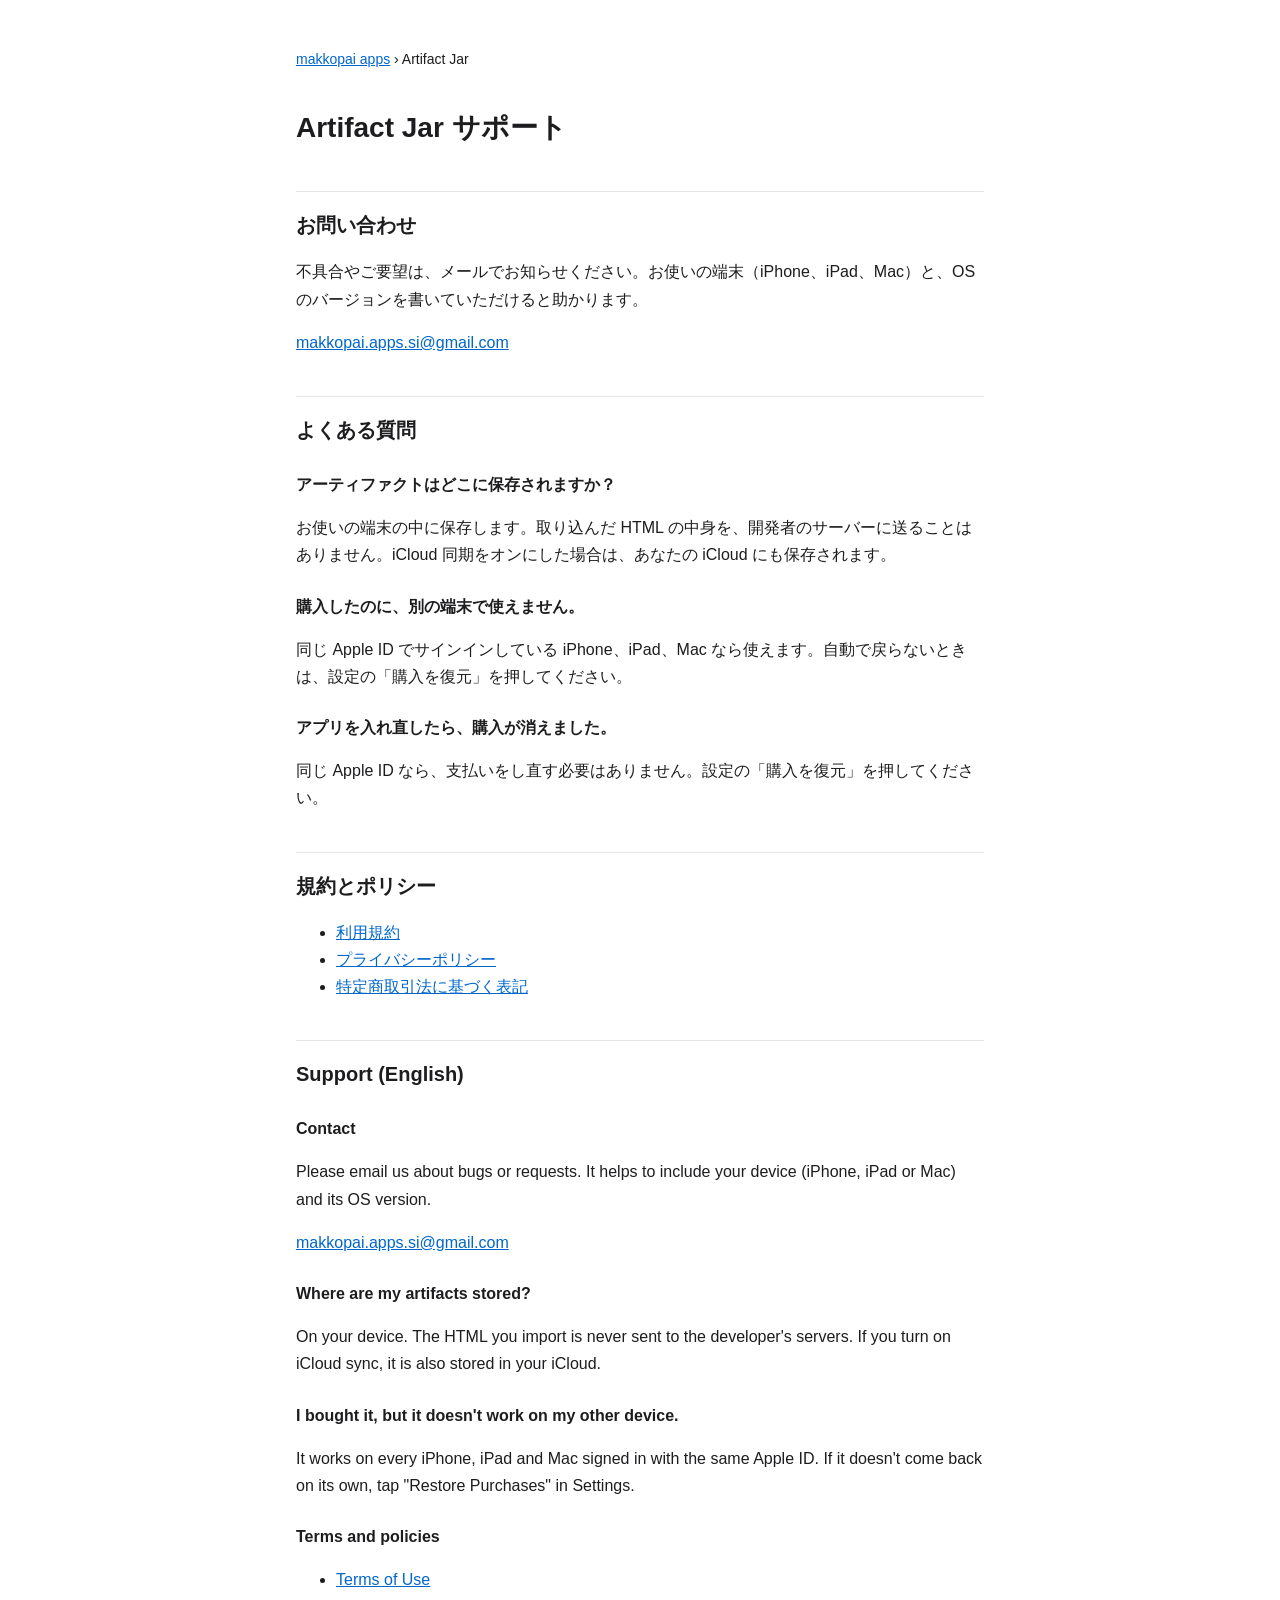
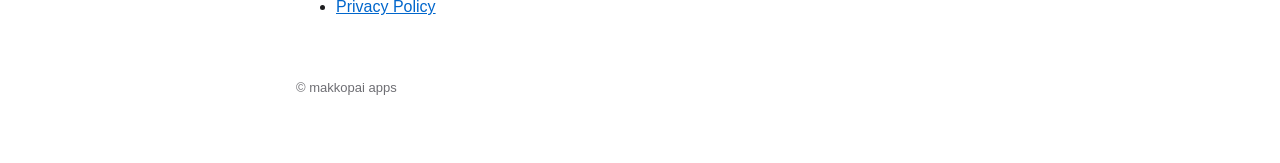
<file: artifact-viewer/support.html>
<!doctype html>
<html lang="ja">
<head>
<meta charset="utf-8">
<meta name="viewport" content="width=device-width, initial-scale=1">
<title>Artifact Jar サポート</title>
<link rel="stylesheet" href="/style.css">
</head>
<body>
<main>
<nav><a href="/">makkopai apps</a> › Artifact Jar</nav>
<h1>Artifact Jar サポート</h1>

<h2>お問い合わせ</h2>
<p>不具合やご要望は、メールでお知らせください。お使いの端末（iPhone、iPad、Mac）と、OS のバージョンを書いていただけると助かります。</p>
<p><a href="mailto:makkopai.apps.si@gmail.com?subject=Artifact%20Viewer">makkopai.apps.si@gmail.com</a></p>

<h2>よくある質問</h2>
<h3>アーティファクトはどこに保存されますか？</h3>
<p>お使いの端末の中に保存します。取り込んだ HTML の中身を、開発者のサーバーに送ることはありません。iCloud 同期をオンにした場合は、あなたの iCloud にも保存されます。</p>
<h3>購入したのに、別の端末で使えません。</h3>
<p>同じ Apple ID でサインインしている iPhone、iPad、Mac なら使えます。自動で戻らないときは、設定の「購入を復元」を押してください。</p>
<h3>アプリを入れ直したら、購入が消えました。</h3>
<p>同じ Apple ID なら、支払いをし直す必要はありません。設定の「購入を復元」を押してください。</p>

<h2>規約とポリシー</h2>
<ul>
<li><a href="terms.html">利用規約</a></li>
<li><a href="privacy.html">プライバシーポリシー</a></li>
<li><a href="tokushoho.html">特定商取引法に基づく表記</a></li>
</ul>

<h2 lang="en">Support (English)</h2>
<div lang="en">
<h3>Contact</h3>
<p>Please email us about bugs or requests. It helps to include your device (iPhone, iPad or Mac) and its OS version.</p>
<p><a href="mailto:makkopai.apps.si@gmail.com?subject=Artifact%20Viewer">makkopai.apps.si@gmail.com</a></p>
<h3>Where are my artifacts stored?</h3>
<p>On your device. The HTML you import is never sent to the developer's servers. If you turn on iCloud sync, it is also stored in your iCloud.</p>
<h3>I bought it, but it doesn't work on my other device.</h3>
<p>It works on every iPhone, iPad and Mac signed in with the same Apple ID. If it doesn't come back on its own, tap "Restore Purchases" in Settings.</p>
<h3>Terms and policies</h3>
<ul>
<li><a href="terms-en.html">Terms of Use</a></li>
<li><a href="privacy-en.html">Privacy Policy</a></li>
</ul>
</div>

<footer>© makkopai apps</footer>
</main>
</body>
</html>
</file>
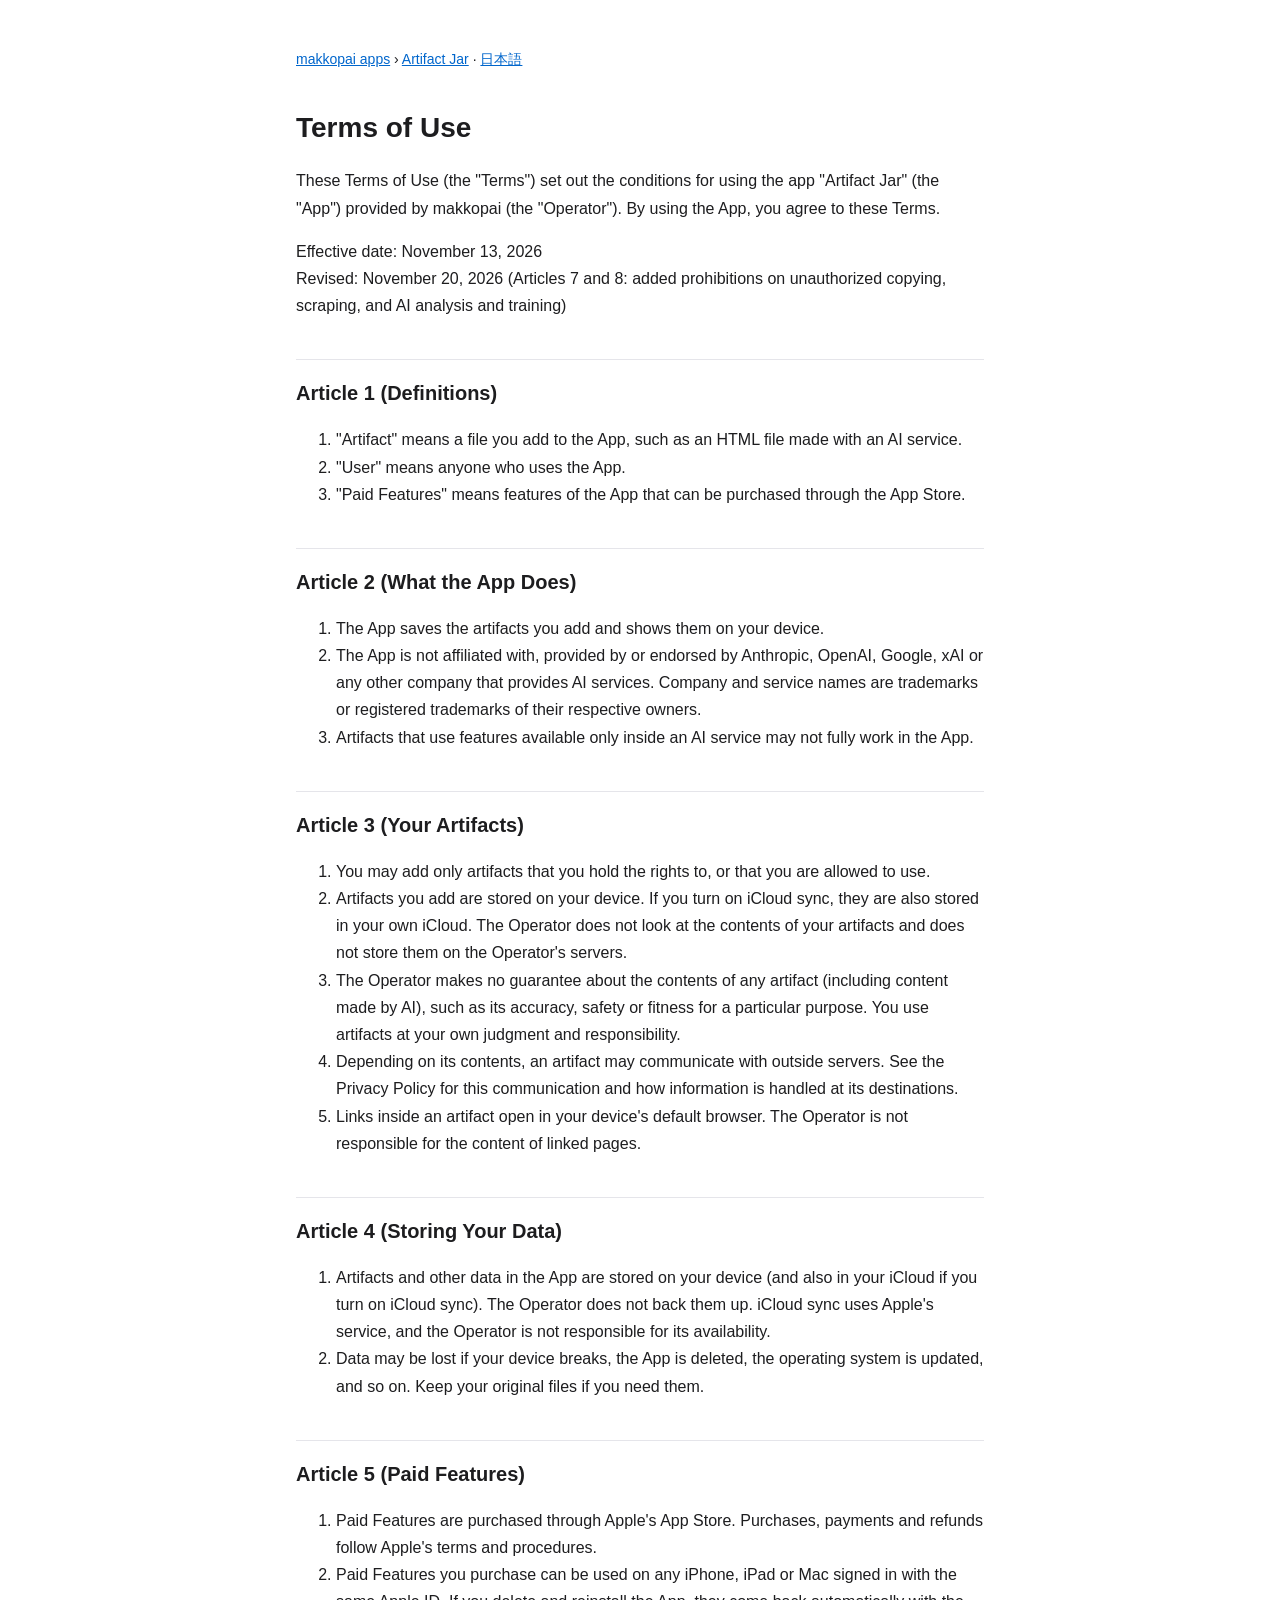
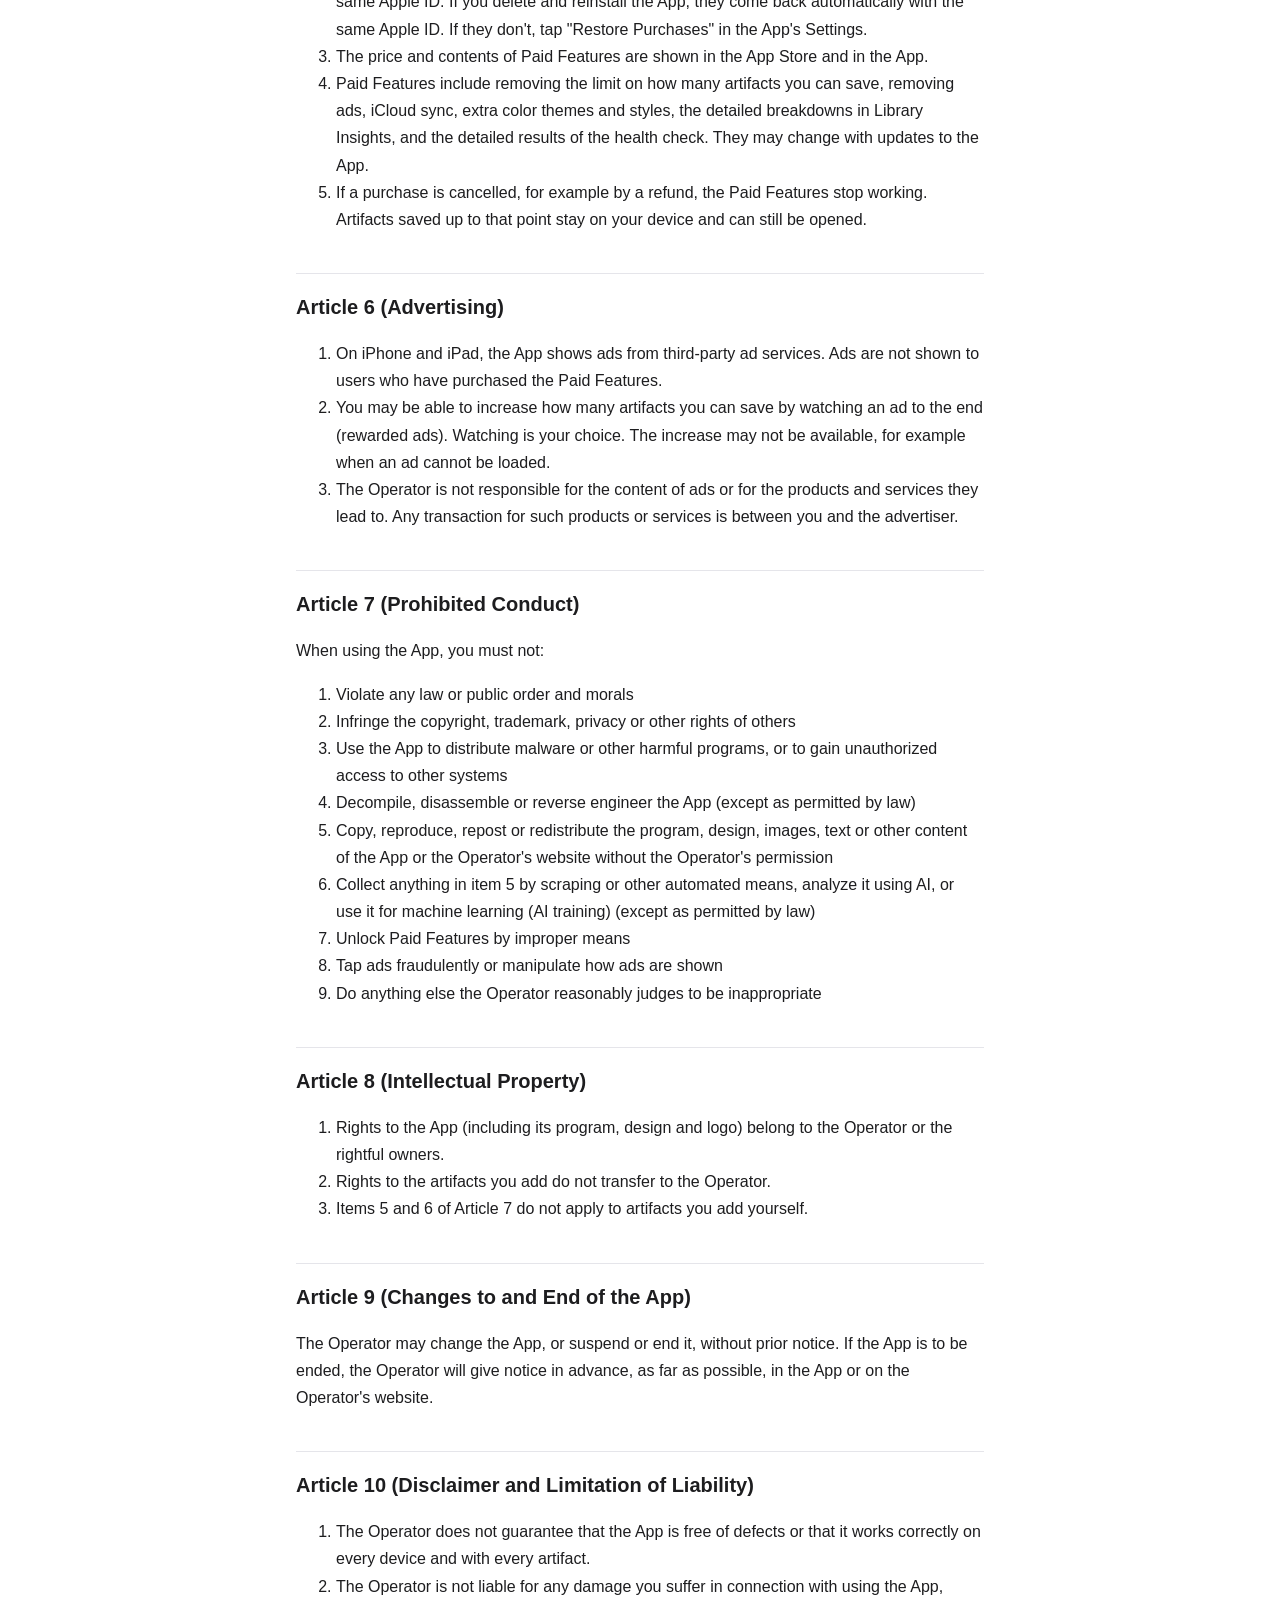
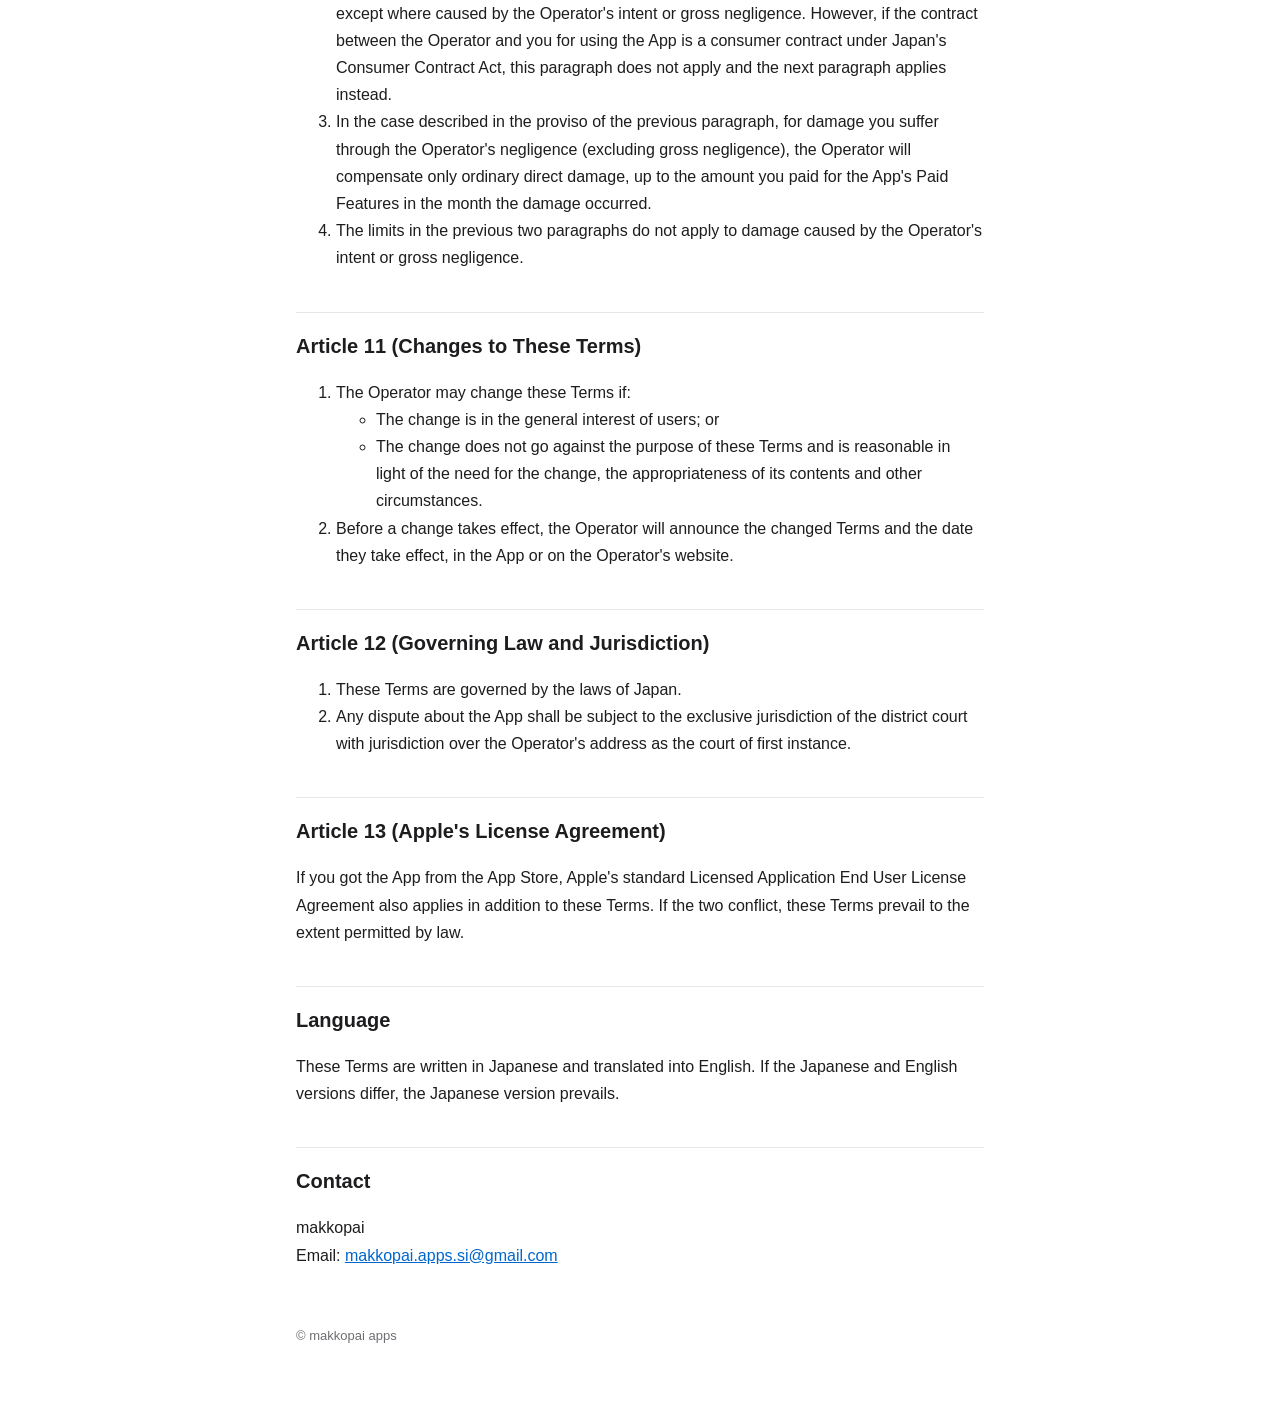
<file: artifact-viewer/terms-en.html>
<!doctype html>
<html lang="en">
<head>
<meta charset="utf-8">
<meta name="viewport" content="width=device-width, initial-scale=1">
<title>Terms of Use | Artifact Jar</title>
<link rel="stylesheet" href="/style.css">
</head>
<body>
<main>
<nav><a href="/">makkopai apps</a> › <a href="/artifact-viewer/support.html">Artifact Jar</a> · <a href="terms.html">日本語</a></nav>
<h1>Terms of Use</h1>

<p>These Terms of Use (the "Terms") set out the conditions for using the app "Artifact Jar" (the "App") provided by makkopai (the "Operator"). By using the App, you agree to these Terms.</p>
<p>Effective date: November 13, 2026<br>
Revised: November 20, 2026 (Articles 7 and 8: added prohibitions on unauthorized copying, scraping, and AI analysis and training)</p>
<h2>Article 1 (Definitions)</h2>
<ol>
<li>"Artifact" means a file you add to the App, such as an HTML file made with an AI service.</li>
<li>"User" means anyone who uses the App.</li>
<li>"Paid Features" means features of the App that can be purchased through the App Store.</li>
</ol>
<h2>Article 2 (What the App Does)</h2>
<ol>
<li>The App saves the artifacts you add and shows them on your device.</li>
<li>The App is not affiliated with, provided by or endorsed by Anthropic, OpenAI, Google, xAI or any other company that provides AI services. Company and service names are trademarks or registered trademarks of their respective owners.</li>
<li>Artifacts that use features available only inside an AI service may not fully work in the App.</li>
</ol>
<h2>Article 3 (Your Artifacts)</h2>
<ol>
<li>You may add only artifacts that you hold the rights to, or that you are allowed to use.</li>
<li>Artifacts you add are stored on your device. If you turn on iCloud sync, they are also stored in your own iCloud. The Operator does not look at the contents of your artifacts and does not store them on the Operator's servers.</li>
<li>The Operator makes no guarantee about the contents of any artifact (including content made by AI), such as its accuracy, safety or fitness for a particular purpose. You use artifacts at your own judgment and responsibility.</li>
<li>Depending on its contents, an artifact may communicate with outside servers. See the Privacy Policy for this communication and how information is handled at its destinations.</li>
<li>Links inside an artifact open in your device's default browser. The Operator is not responsible for the content of linked pages.</li>
</ol>
<h2>Article 4 (Storing Your Data)</h2>
<ol>
<li>Artifacts and other data in the App are stored on your device (and also in your iCloud if you turn on iCloud sync). The Operator does not back them up. iCloud sync uses Apple's service, and the Operator is not responsible for its availability.</li>
<li>Data may be lost if your device breaks, the App is deleted, the operating system is updated, and so on. Keep your original files if you need them.</li>
</ol>
<h2>Article 5 (Paid Features)</h2>
<ol>
<li>Paid Features are purchased through Apple's App Store. Purchases, payments and refunds follow Apple's terms and procedures.</li>
<li>Paid Features you purchase can be used on any iPhone, iPad or Mac signed in with the same Apple ID. If you delete and reinstall the App, they come back automatically with the same Apple ID. If they don't, tap "Restore Purchases" in the App's Settings.</li>
<li>The price and contents of Paid Features are shown in the App Store and in the App.</li>
<li>Paid Features include removing the limit on how many artifacts you can save, removing ads, iCloud sync, extra color themes and styles, the detailed breakdowns in Library Insights, and the detailed results of the health check. They may change with updates to the App.</li>
<li>If a purchase is cancelled, for example by a refund, the Paid Features stop working. Artifacts saved up to that point stay on your device and can still be opened.</li>
</ol>
<h2>Article 6 (Advertising)</h2>
<ol>
<li>On iPhone and iPad, the App shows ads from third-party ad services. Ads are not shown to users who have purchased the Paid Features.</li>
<li>You may be able to increase how many artifacts you can save by watching an ad to the end (rewarded ads). Watching is your choice. The increase may not be available, for example when an ad cannot be loaded.</li>
<li>The Operator is not responsible for the content of ads or for the products and services they lead to. Any transaction for such products or services is between you and the advertiser.</li>
</ol>
<h2>Article 7 (Prohibited Conduct)</h2>
<p>When using the App, you must not:</p>
<ol>
<li>Violate any law or public order and morals</li>
<li>Infringe the copyright, trademark, privacy or other rights of others</li>
<li>Use the App to distribute malware or other harmful programs, or to gain unauthorized access to other systems</li>
<li>Decompile, disassemble or reverse engineer the App (except as permitted by law)</li>
<li>Copy, reproduce, repost or redistribute the program, design, images, text or other content of the App or the Operator's website without the Operator's permission</li>
<li>Collect anything in item 5 by scraping or other automated means, analyze it using AI, or use it for machine learning (AI training) (except as permitted by law)</li>
<li>Unlock Paid Features by improper means</li>
<li>Tap ads fraudulently or manipulate how ads are shown</li>
<li>Do anything else the Operator reasonably judges to be inappropriate</li>
</ol>
<h2>Article 8 (Intellectual Property)</h2>
<ol>
<li>Rights to the App (including its program, design and logo) belong to the Operator or the rightful owners.</li>
<li>Rights to the artifacts you add do not transfer to the Operator.</li>
<li>Items 5 and 6 of Article 7 do not apply to artifacts you add yourself.</li>
</ol>
<h2>Article 9 (Changes to and End of the App)</h2>
<p>The Operator may change the App, or suspend or end it, without prior notice. If the App is to be ended, the Operator will give notice in advance, as far as possible, in the App or on the Operator's website.</p>
<h2>Article 10 (Disclaimer and Limitation of Liability)</h2>
<ol>
<li>The Operator does not guarantee that the App is free of defects or that it works correctly on every device and with every artifact.</li>
<li>The Operator is not liable for any damage you suffer in connection with using the App, except where caused by the Operator's intent or gross negligence. However, if the contract between the Operator and you for using the App is a consumer contract under Japan's Consumer Contract Act, this paragraph does not apply and the next paragraph applies instead.</li>
<li>In the case described in the proviso of the previous paragraph, for damage you suffer through the Operator's negligence (excluding gross negligence), the Operator will compensate only ordinary direct damage, up to the amount you paid for the App's Paid Features in the month the damage occurred.</li>
<li>The limits in the previous two paragraphs do not apply to damage caused by the Operator's intent or gross negligence.</li>
</ol>
<h2>Article 11 (Changes to These Terms)</h2>
<ol>
<li>The Operator may change these Terms if:
<ul>
<li>The change is in the general interest of users; or</li>
<li>The change does not go against the purpose of these Terms and is reasonable in light of the need for the change, the appropriateness of its contents and other circumstances.</li>
</ul></li>
<li>Before a change takes effect, the Operator will announce the changed Terms and the date they take effect, in the App or on the Operator's website.</li>
</ol>
<h2>Article 12 (Governing Law and Jurisdiction)</h2>
<ol>
<li>These Terms are governed by the laws of Japan.</li>
<li>Any dispute about the App shall be subject to the exclusive jurisdiction of the district court with jurisdiction over the Operator's address as the court of first instance.</li>
</ol>
<h2>Article 13 (Apple's License Agreement)</h2>
<p>If you got the App from the App Store, Apple's standard Licensed Application End User License Agreement also applies in addition to these Terms. If the two conflict, these Terms prevail to the extent permitted by law.</p>
<h2>Language</h2>
<p>These Terms are written in Japanese and translated into English. If the Japanese and English versions differ, the Japanese version prevails.</p>
<h2>Contact</h2>
<p>makkopai<br>
Email: <a href="mailto:makkopai.apps.si@gmail.com">makkopai.apps.si@gmail.com</a></p>

<footer>© makkopai apps</footer>
</main>
</body>
</html>
</file>
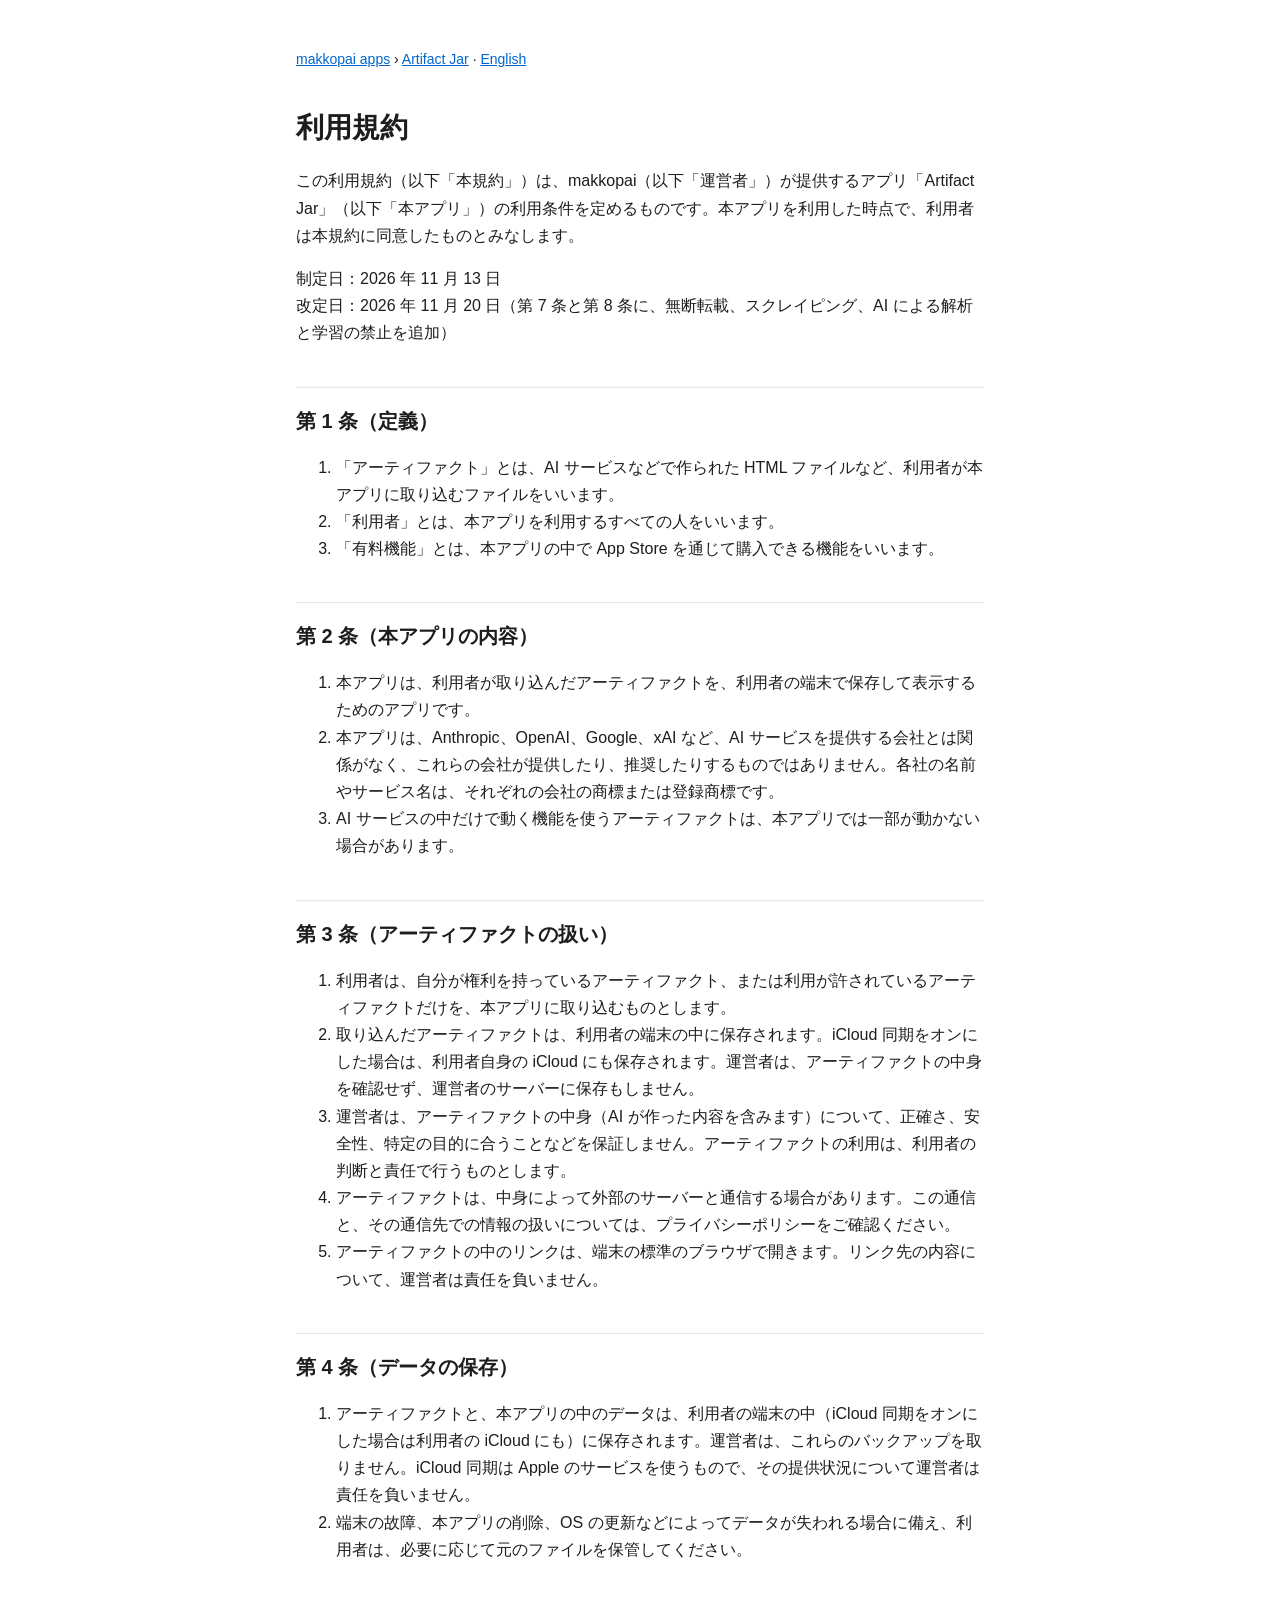
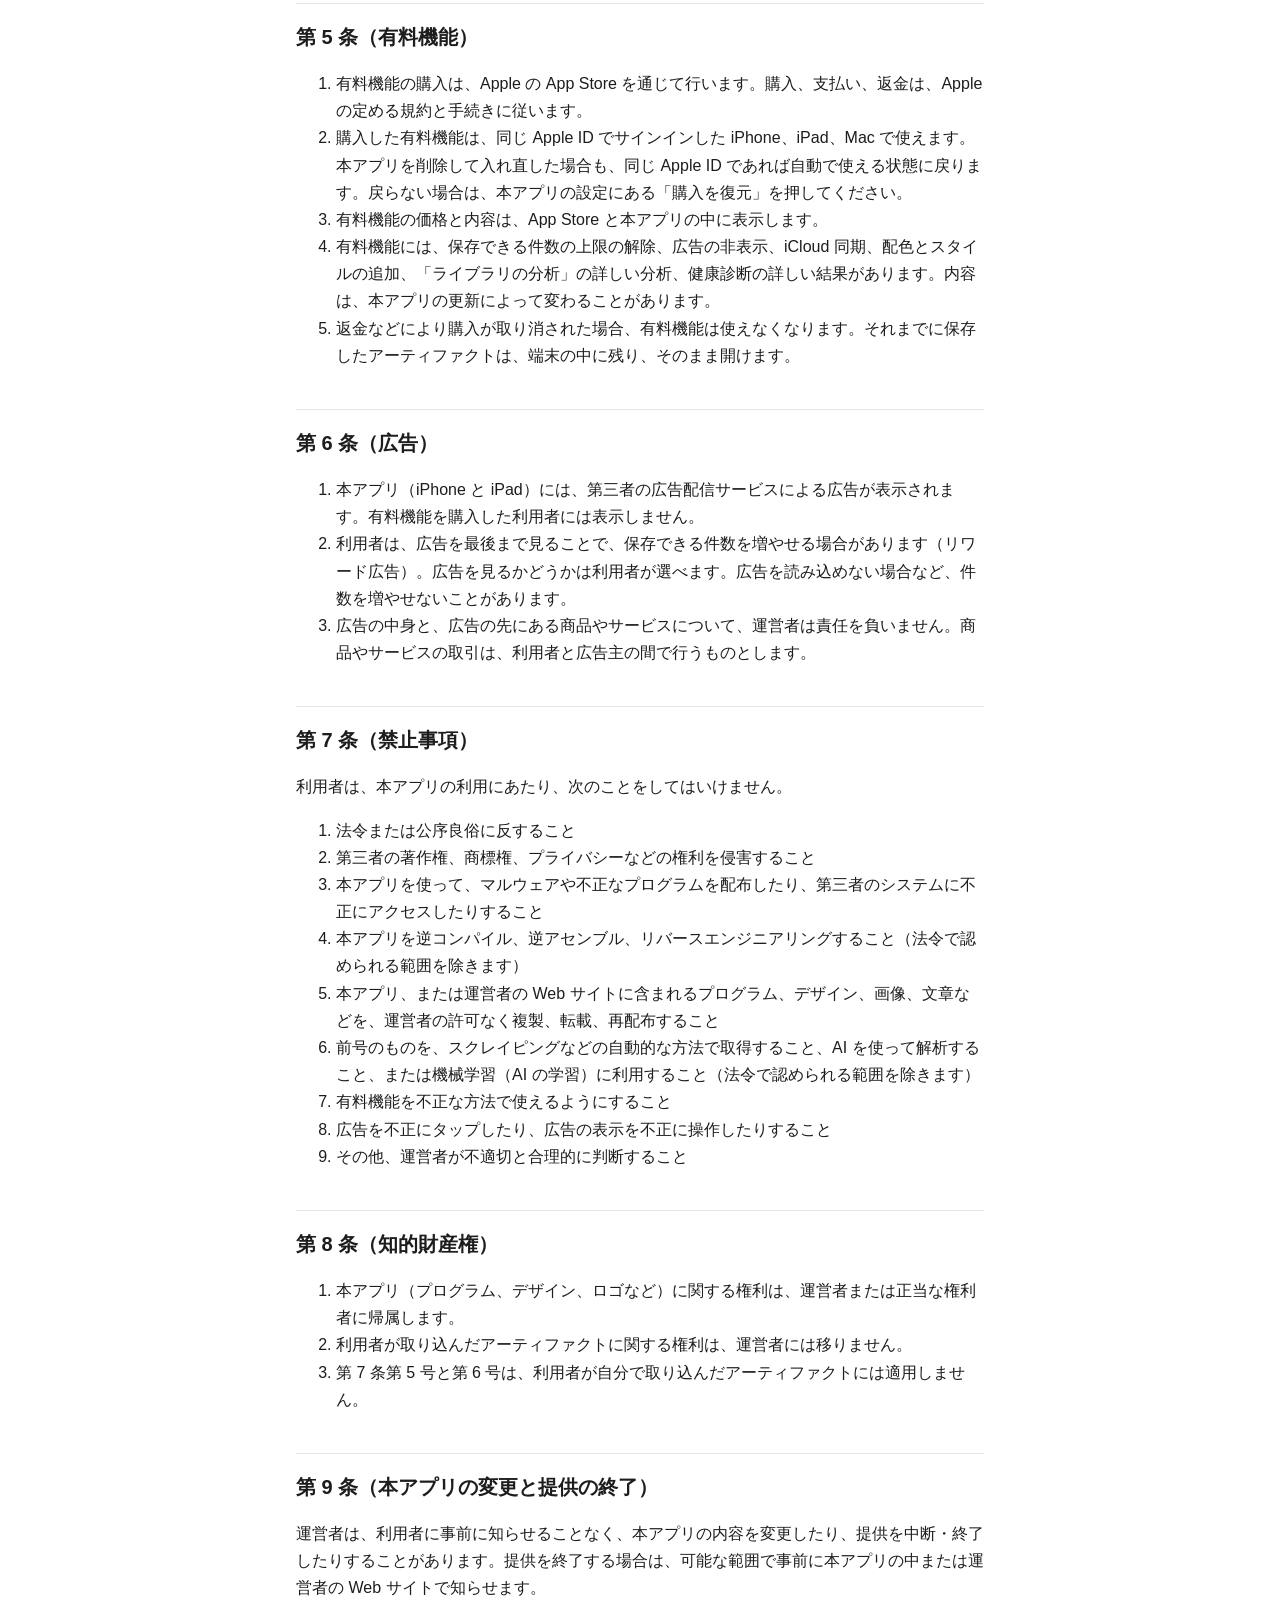
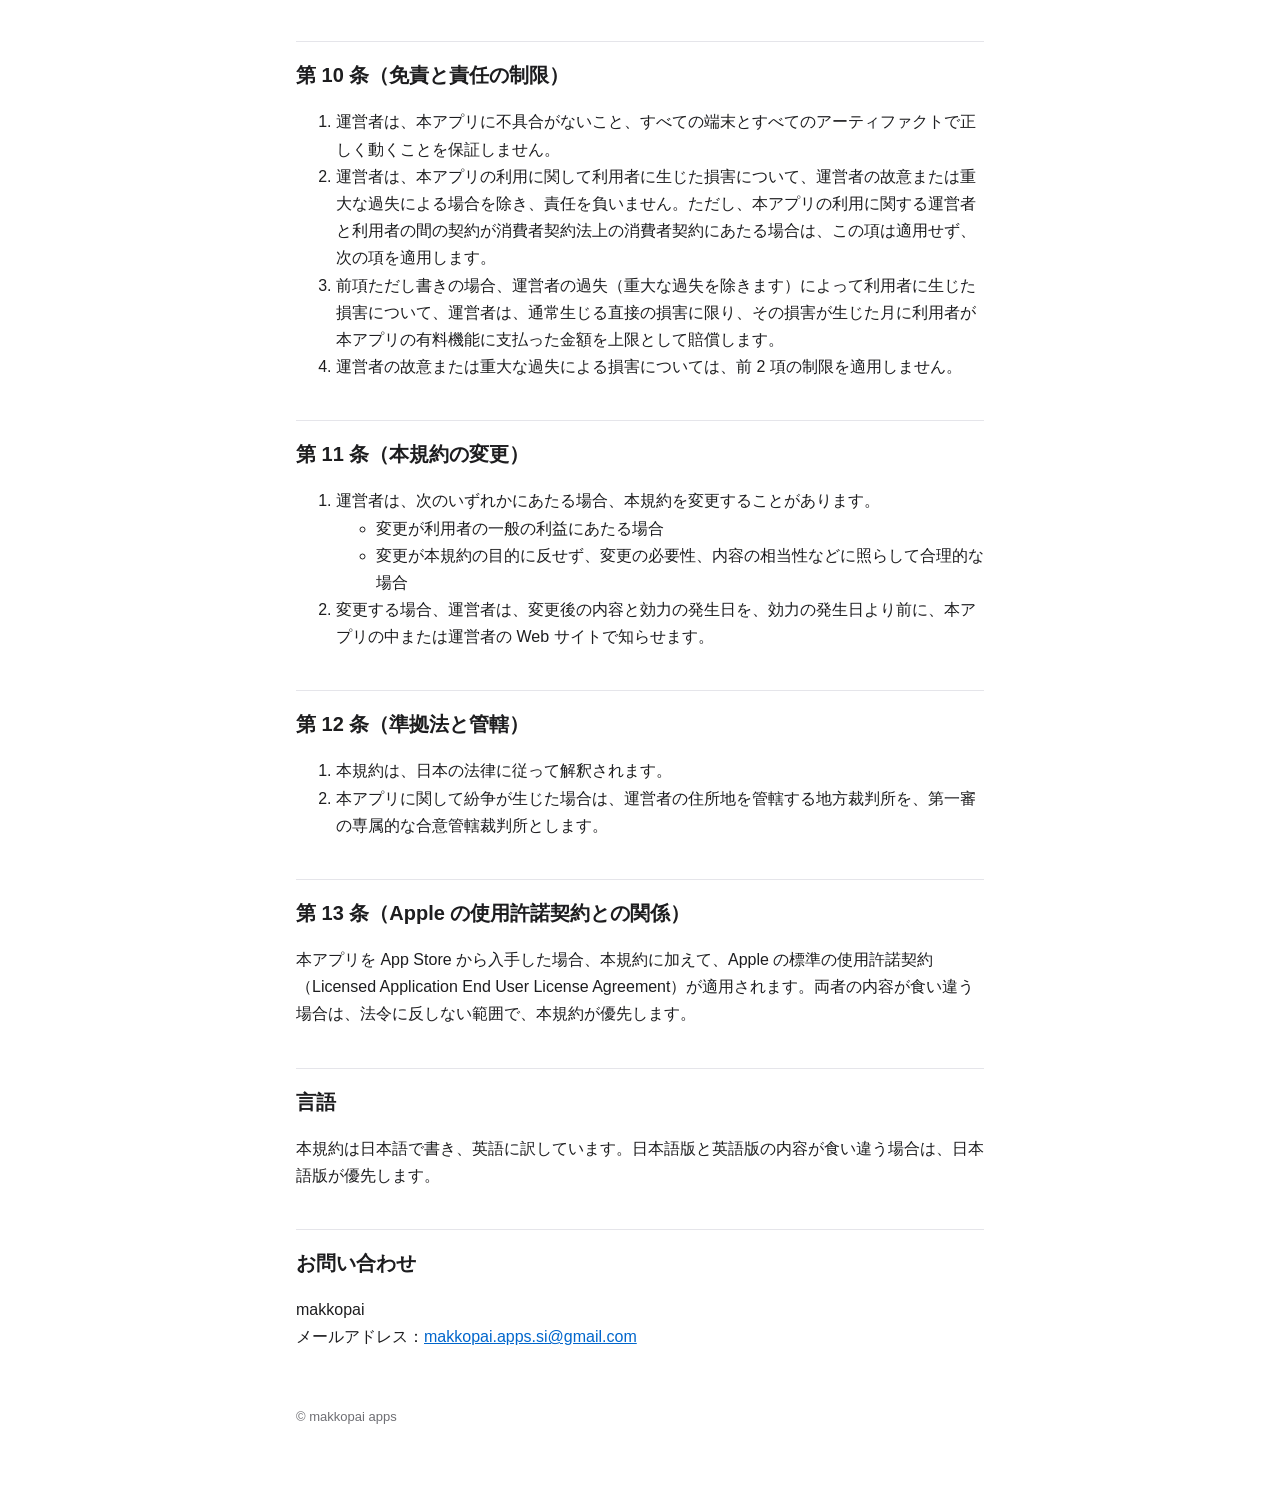
<file: artifact-viewer/terms.html>
<!doctype html>
<html lang="ja">
<head>
<meta charset="utf-8">
<meta name="viewport" content="width=device-width, initial-scale=1">
<title>利用規約 | Artifact Jar</title>
<link rel="stylesheet" href="/style.css">
</head>
<body>
<main>
<nav><a href="/">makkopai apps</a> › <a href="/artifact-viewer/support.html">Artifact Jar</a> · <a href="terms-en.html">English</a></nav>
<h1>利用規約</h1>

<p>この利用規約（以下「本規約」）は、makkopai（以下「運営者」）が提供するアプリ「Artifact Jar」（以下「本アプリ」）の利用条件を定めるものです。本アプリを利用した時点で、利用者は本規約に同意したものとみなします。</p>
<p>制定日：2026 年 11 月 13 日<br>
改定日：2026 年 11 月 20 日（第 7 条と第 8 条に、無断転載、スクレイピング、AI による解析と学習の禁止を追加）</p>
<h2>第 1 条（定義）</h2>
<ol>
<li>「アーティファクト」とは、AI サービスなどで作られた HTML ファイルなど、利用者が本アプリに取り込むファイルをいいます。</li>
<li>「利用者」とは、本アプリを利用するすべての人をいいます。</li>
<li>「有料機能」とは、本アプリの中で App Store を通じて購入できる機能をいいます。</li>
</ol>
<h2>第 2 条（本アプリの内容）</h2>
<ol>
<li>本アプリは、利用者が取り込んだアーティファクトを、利用者の端末で保存して表示するためのアプリです。</li>
<li>本アプリは、Anthropic、OpenAI、Google、xAI など、AI サービスを提供する会社とは関係がなく、これらの会社が提供したり、推奨したりするものではありません。各社の名前やサービス名は、それぞれの会社の商標または登録商標です。</li>
<li>AI サービスの中だけで動く機能を使うアーティファクトは、本アプリでは一部が動かない場合があります。</li>
</ol>
<h2>第 3 条（アーティファクトの扱い）</h2>
<ol>
<li>利用者は、自分が権利を持っているアーティファクト、または利用が許されているアーティファクトだけを、本アプリに取り込むものとします。</li>
<li>取り込んだアーティファクトは、利用者の端末の中に保存されます。iCloud 同期をオンにした場合は、利用者自身の iCloud にも保存されます。運営者は、アーティファクトの中身を確認せず、運営者のサーバーに保存もしません。</li>
<li>運営者は、アーティファクトの中身（AI が作った内容を含みます）について、正確さ、安全性、特定の目的に合うことなどを保証しません。アーティファクトの利用は、利用者の判断と責任で行うものとします。</li>
<li>アーティファクトは、中身によって外部のサーバーと通信する場合があります。この通信と、その通信先での情報の扱いについては、プライバシーポリシーをご確認ください。</li>
<li>アーティファクトの中のリンクは、端末の標準のブラウザで開きます。リンク先の内容について、運営者は責任を負いません。</li>
</ol>
<h2>第 4 条（データの保存）</h2>
<ol>
<li>アーティファクトと、本アプリの中のデータは、利用者の端末の中（iCloud 同期をオンにした場合は利用者の iCloud にも）に保存されます。運営者は、これらのバックアップを取りません。iCloud 同期は Apple のサービスを使うもので、その提供状況について運営者は責任を負いません。</li>
<li>端末の故障、本アプリの削除、OS の更新などによってデータが失われる場合に備え、利用者は、必要に応じて元のファイルを保管してください。</li>
</ol>
<h2>第 5 条（有料機能）</h2>
<ol>
<li>有料機能の購入は、Apple の App Store を通じて行います。購入、支払い、返金は、Apple の定める規約と手続きに従います。</li>
<li>購入した有料機能は、同じ Apple ID でサインインした iPhone、iPad、Mac で使えます。本アプリを削除して入れ直した場合も、同じ Apple ID であれば自動で使える状態に戻ります。戻らない場合は、本アプリの設定にある「購入を復元」を押してください。</li>
<li>有料機能の価格と内容は、App Store と本アプリの中に表示します。</li>
<li>有料機能には、保存できる件数の上限の解除、広告の非表示、iCloud 同期、配色とスタイルの追加、「ライブラリの分析」の詳しい分析、健康診断の詳しい結果があります。内容は、本アプリの更新によって変わることがあります。</li>
<li>返金などにより購入が取り消された場合、有料機能は使えなくなります。それまでに保存したアーティファクトは、端末の中に残り、そのまま開けます。</li>
</ol>
<h2>第 6 条（広告）</h2>
<ol>
<li>本アプリ（iPhone と iPad）には、第三者の広告配信サービスによる広告が表示されます。有料機能を購入した利用者には表示しません。</li>
<li>利用者は、広告を最後まで見ることで、保存できる件数を増やせる場合があります（リワード広告）。広告を見るかどうかは利用者が選べます。広告を読み込めない場合など、件数を増やせないことがあります。</li>
<li>広告の中身と、広告の先にある商品やサービスについて、運営者は責任を負いません。商品やサービスの取引は、利用者と広告主の間で行うものとします。</li>
</ol>
<h2>第 7 条（禁止事項）</h2>
<p>利用者は、本アプリの利用にあたり、次のことをしてはいけません。</p>
<ol>
<li>法令または公序良俗に反すること</li>
<li>第三者の著作権、商標権、プライバシーなどの権利を侵害すること</li>
<li>本アプリを使って、マルウェアや不正なプログラムを配布したり、第三者のシステムに不正にアクセスしたりすること</li>
<li>本アプリを逆コンパイル、逆アセンブル、リバースエンジニアリングすること（法令で認められる範囲を除きます）</li>
<li>本アプリ、または運営者の Web サイトに含まれるプログラム、デザイン、画像、文章などを、運営者の許可なく複製、転載、再配布すること</li>
<li>前号のものを、スクレイピングなどの自動的な方法で取得すること、AI を使って解析すること、または機械学習（AI の学習）に利用すること（法令で認められる範囲を除きます）</li>
<li>有料機能を不正な方法で使えるようにすること</li>
<li>広告を不正にタップしたり、広告の表示を不正に操作したりすること</li>
<li>その他、運営者が不適切と合理的に判断すること</li>
</ol>
<h2>第 8 条（知的財産権）</h2>
<ol>
<li>本アプリ（プログラム、デザイン、ロゴなど）に関する権利は、運営者または正当な権利者に帰属します。</li>
<li>利用者が取り込んだアーティファクトに関する権利は、運営者には移りません。</li>
<li>第 7 条第 5 号と第 6 号は、利用者が自分で取り込んだアーティファクトには適用しません。</li>
</ol>
<h2>第 9 条（本アプリの変更と提供の終了）</h2>
<p>運営者は、利用者に事前に知らせることなく、本アプリの内容を変更したり、提供を中断・終了したりすることがあります。提供を終了する場合は、可能な範囲で事前に本アプリの中または運営者の Web サイトで知らせます。</p>
<h2>第 10 条（免責と責任の制限）</h2>
<ol>
<li>運営者は、本アプリに不具合がないこと、すべての端末とすべてのアーティファクトで正しく動くことを保証しません。</li>
<li>運営者は、本アプリの利用に関して利用者に生じた損害について、運営者の故意または重大な過失による場合を除き、責任を負いません。ただし、本アプリの利用に関する運営者と利用者の間の契約が消費者契約法上の消費者契約にあたる場合は、この項は適用せず、次の項を適用します。</li>
<li>前項ただし書きの場合、運営者の過失（重大な過失を除きます）によって利用者に生じた損害について、運営者は、通常生じる直接の損害に限り、その損害が生じた月に利用者が本アプリの有料機能に支払った金額を上限として賠償します。</li>
<li>運営者の故意または重大な過失による損害については、前 2 項の制限を適用しません。</li>
</ol>
<h2>第 11 条（本規約の変更）</h2>
<ol>
<li>運営者は、次のいずれかにあたる場合、本規約を変更することがあります。
<ul>
<li>変更が利用者の一般の利益にあたる場合</li>
<li>変更が本規約の目的に反せず、変更の必要性、内容の相当性などに照らして合理的な場合</li>
</ul></li>
<li>変更する場合、運営者は、変更後の内容と効力の発生日を、効力の発生日より前に、本アプリの中または運営者の Web サイトで知らせます。</li>
</ol>
<h2>第 12 条（準拠法と管轄）</h2>
<ol>
<li>本規約は、日本の法律に従って解釈されます。</li>
<li>本アプリに関して紛争が生じた場合は、運営者の住所地を管轄する地方裁判所を、第一審の専属的な合意管轄裁判所とします。</li>
</ol>
<h2>第 13 条（Apple の使用許諾契約との関係）</h2>
<p>本アプリを App Store から入手した場合、本規約に加えて、Apple の標準の使用許諾契約（Licensed Application End User License Agreement）が適用されます。両者の内容が食い違う場合は、法令に反しない範囲で、本規約が優先します。</p>
<h2>言語</h2>
<p>本規約は日本語で書き、英語に訳しています。日本語版と英語版の内容が食い違う場合は、日本語版が優先します。</p>
<h2>お問い合わせ</h2>
<p>makkopai<br>
メールアドレス：<a href="mailto:makkopai.apps.si@gmail.com">makkopai.apps.si@gmail.com</a></p>

<footer>© makkopai apps</footer>
</main>
</body>
</html>
</file>
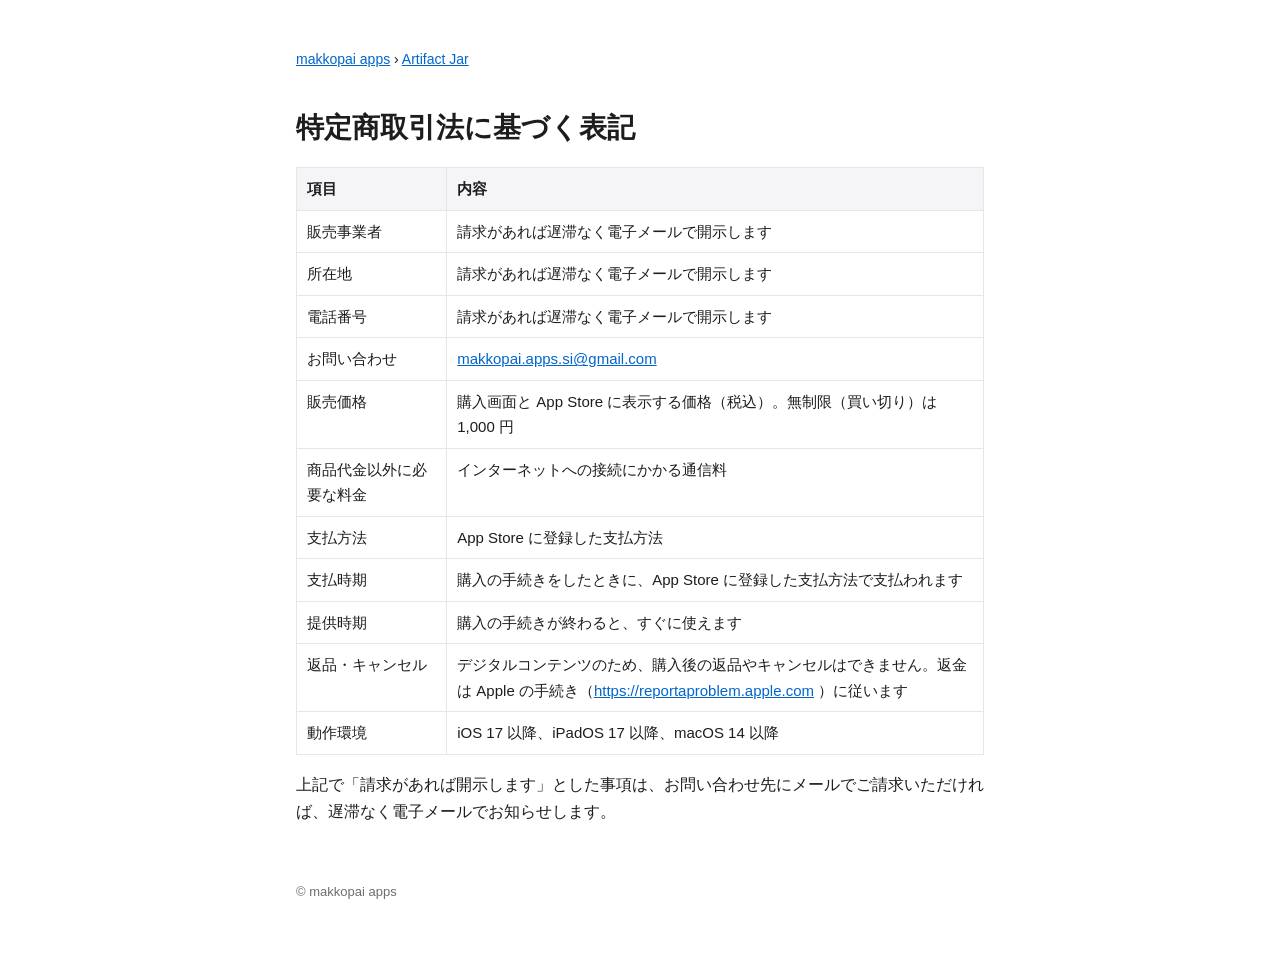
<file: artifact-viewer/tokushoho.html>
<!doctype html>
<html lang="ja">
<head>
<meta charset="utf-8">
<meta name="viewport" content="width=device-width, initial-scale=1">
<title>特定商取引法に基づく表記 | Artifact Jar</title>
<link rel="stylesheet" href="/style.css">
</head>
<body>
<main>
<nav><a href="/">makkopai apps</a> › <a href="/artifact-viewer/support.html">Artifact Jar</a></nav>
<h1>特定商取引法に基づく表記</h1>

<div class="table"><table>
<thead><tr><th>項目</th><th>内容</th></tr></thead>
<tbody>
<tr><td>販売事業者</td><td>請求があれば遅滞なく電子メールで開示します</td></tr>
<tr><td>所在地</td><td>請求があれば遅滞なく電子メールで開示します</td></tr>
<tr><td>電話番号</td><td>請求があれば遅滞なく電子メールで開示します</td></tr>
<tr><td>お問い合わせ</td><td><a href="mailto:makkopai.apps.si@gmail.com">makkopai.apps.si@gmail.com</a></td></tr>
<tr><td>販売価格</td><td>購入画面と App Store に表示する価格（税込）。無制限（買い切り）は 1,000 円</td></tr>
<tr><td>商品代金以外に必要な料金</td><td>インターネットへの接続にかかる通信料</td></tr>
<tr><td>支払方法</td><td>App Store に登録した支払方法</td></tr>
<tr><td>支払時期</td><td>購入の手続きをしたときに、App Store に登録した支払方法で支払われます</td></tr>
<tr><td>提供時期</td><td>購入の手続きが終わると、すぐに使えます</td></tr>
<tr><td>返品・キャンセル</td><td>デジタルコンテンツのため、購入後の返品やキャンセルはできません。返金は Apple の手続き（<a href="https://reportaproblem.apple.com">https://reportaproblem.apple.com</a> ）に従います</td></tr>
<tr><td>動作環境</td><td>iOS 17 以降、iPadOS 17 以降、macOS 14 以降</td></tr>
</tbody></table></div>
<p>上記で「請求があれば開示します」とした事項は、お問い合わせ先にメールでご請求いただければ、遅滞なく電子メールでお知らせします。</p>

<footer>© makkopai apps</footer>
</main>
</body>
</html>
</file>
<file: style.css>
:root { --bg:#ffffff; --fg:#1d1d1f; --muted:#6e6e73; --line:#e5e5ea; --link:#0066cc; }
@media (prefers-color-scheme: dark) { :root { --bg:#000000; --fg:#f5f5f7; --muted:#a1a1a6; --line:#2c2c2e; --link:#4da3ff; } }
* { box-sizing: border-box; }
body { margin:0; background:var(--bg); color:var(--fg); font:16px/1.7 -apple-system, BlinkMacSystemFont, "Hiragino Sans", "Helvetica Neue", sans-serif; }
main { max-width:720px; margin:0 auto; padding:48px 16px 64px; }
h1 { font-size:28px; margin:0 0 8px; } h2 { font-size:20px; margin:40px 0 8px; padding-top:16px; border-top:1px solid var(--line); }
h3 { font-size:16px; margin:24px 0 4px; } p, li { color:var(--fg); } .muted { color:var(--muted); }
a { color:var(--link); } nav { font-size:14px; margin-bottom:32px; } footer { margin-top:56px; font-size:13px; color:var(--muted); }
.table { overflow-x:auto; margin:16px 0; } table { border-collapse:collapse; width:100%; font-size:15px; }
th, td { border:1px solid var(--line); padding:8px 10px; text-align:left; vertical-align:top; } th { background:color-mix(in srgb, var(--line) 40%, transparent); }
ul ul { margin:4px 0; }
th, td { min-width:5em; } td { overflow-wrap:anywhere; } td:first-child { min-width:6.5em; }
</file>
